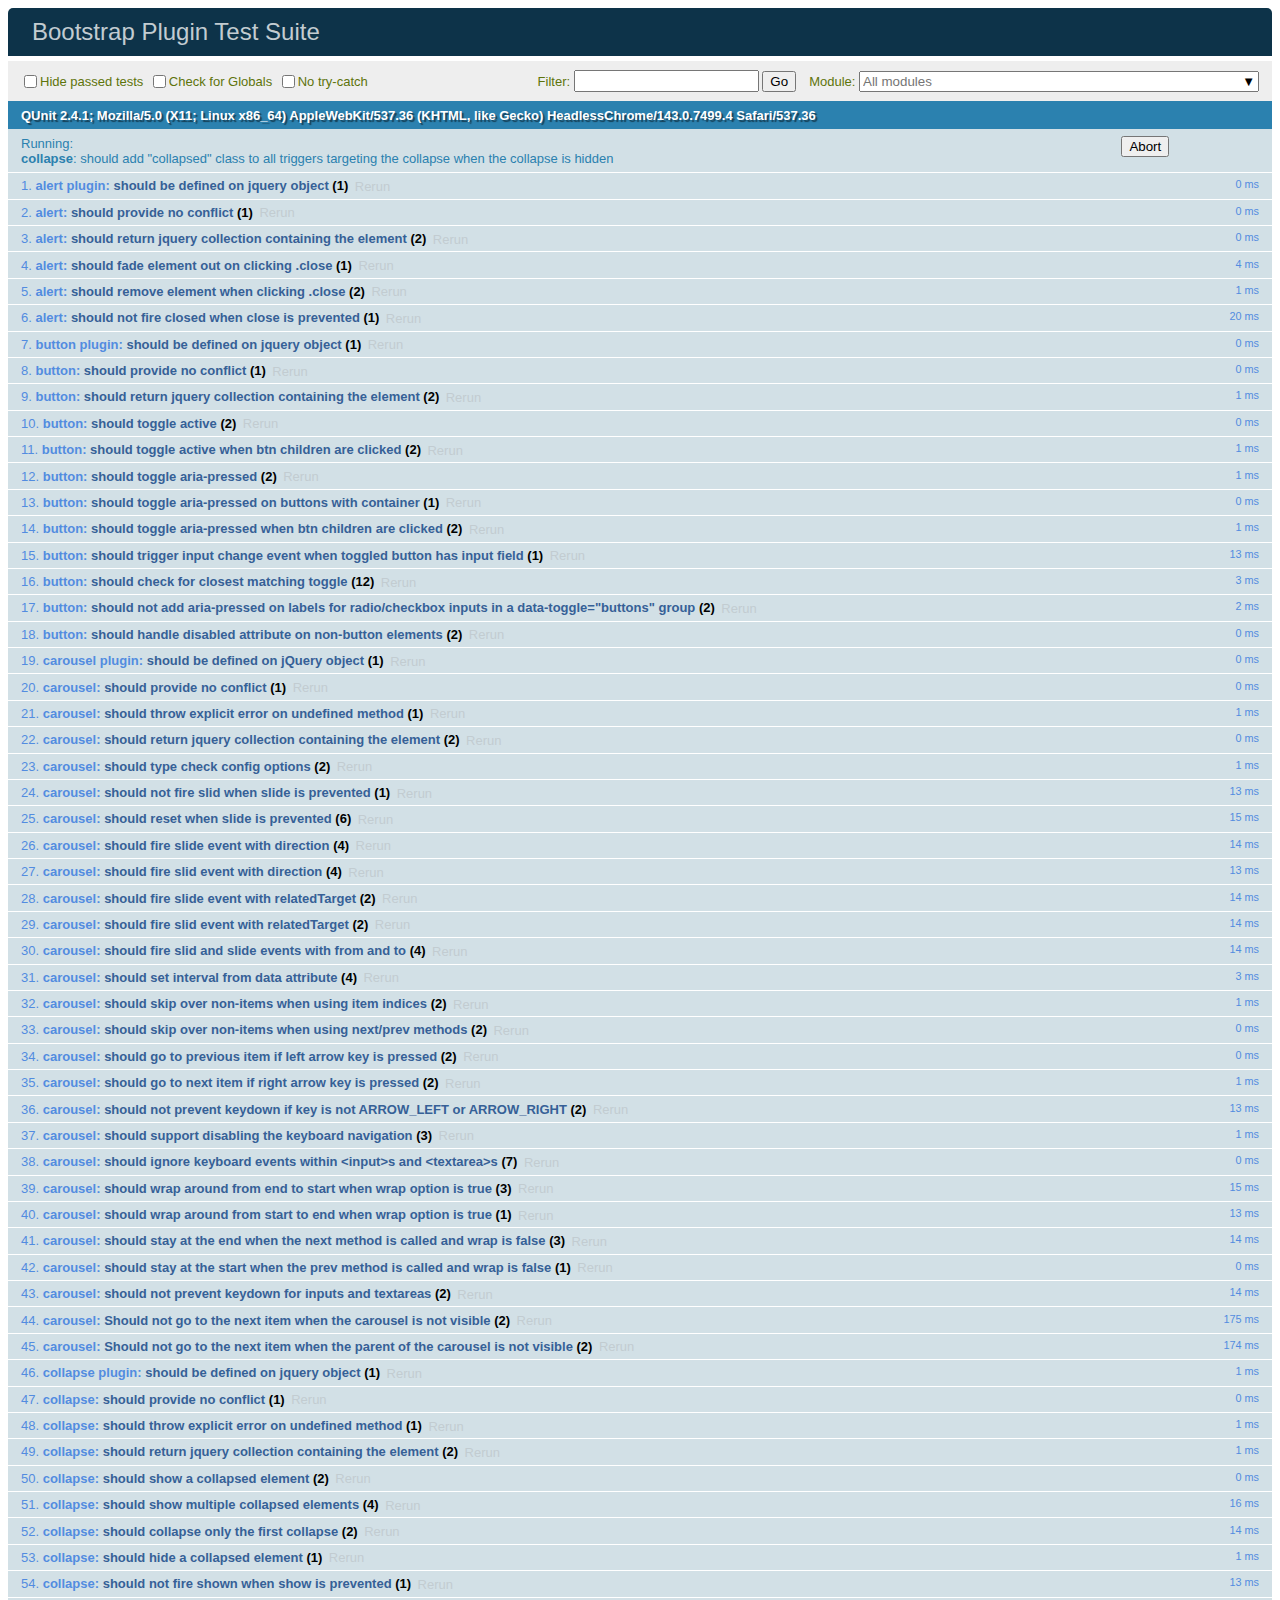
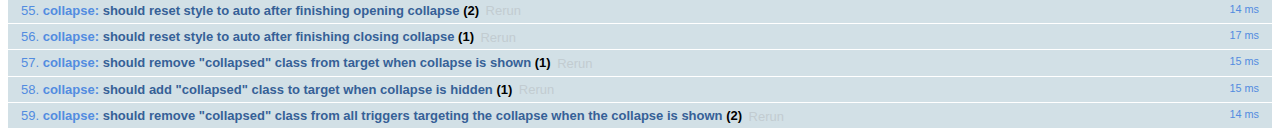
<file: bootstrap-4.0.0/js/tests/index.html>
<!doctype html>
<html lang="en">
  <head>
    <meta charset="utf-8">
    <meta name="viewport" content="width=device-width, initial-scale=1, shrink-to-fit=no">
    <title>Bootstrap Plugin Test Suite</title>

    <!-- jQuery -->
    <script>
      (function () {
        var path = '../../assets/js/vendor/jquery-slim.min.js'
        // get jquery param from the query string.
        var jQueryVersion = location.search.match(/[?&]jquery=(.*?)(?=&|$)/)

        // If a version was specified, use that version from our vendor folder
        if (jQueryVersion) {
          path = 'vendor/jquery-' + jQueryVersion[1] + '.min.js'
        }
        document.write('<script src="' + path + '"><\/script>')
      }())
    </script>
    <script src="../../assets/js/vendor/popper.min.js"></script>

    <!-- QUnit -->
    <link rel="stylesheet" href="vendor/qunit.css" media="screen">
    <script src="vendor/qunit.js"></script>

    <script>
      // Disable jQuery event aliases to ensure we don't accidentally use any of them
      [
        'blur',
        'focus',
        'focusin',
        'focusout',
        'resize',
        'scroll',
        'click',
        'dblclick',
        'mousedown',
        'mouseup',
        'mousemove',
        'mouseover',
        'mouseout',
        'mouseenter',
        'mouseleave',
        'change',
        'select',
        'submit',
        'keydown',
        'keypress',
        'keyup',
        'contextmenu'
      ].forEach(function(eventAlias) {
        $.fn[eventAlias] = function() {
          throw new Error('Using the ".' + eventAlias + '()" method is not allowed, so that Bootstrap can be compatible with custom jQuery builds which exclude the "event aliases" module that defines said method. See https://github.com/twbs/bootstrap/blob/master/CONTRIBUTING.md#js')
        }
      })

      // Require assert.expect in each test
      QUnit.config.requireExpects = true

      // See https://github.com/axemclion/grunt-saucelabs#test-result-details-with-qunit
      var log = []
      var testName

      QUnit.done(function(testResults) {
        var tests = []
        for (var i = 0; i < log.length; i++) {
          var details = log[i]
          tests.push({
            name: details.name,
            result: details.result,
            expected: details.expected,
            actual: details.actual,
            source: details.source
          })
        }
        testResults.tests = tests

        window.global_test_results = testResults
      })

      QUnit.testStart(function(testDetails) {
        QUnit.log(function(details) {
          if (!details.result) {
            details.name = testDetails.name
            log.push(details)
          }
        })
      })

      // Display fixture on-screen on iOS to avoid false positives
      // See https://github.com/twbs/bootstrap/pull/15955
      if (/iPhone|iPad|iPod/.test(navigator.userAgent)) {
        QUnit.begin(function() {
          $('#qunit-fixture').css({ top: 0, left: 0 })
        })

        QUnit.done(function() {
          $('#qunit-fixture').css({ top: '', left: '' })
        })
      }
    </script>

    <!-- Transpiled Plugins -->
    <script src="../dist/util.js"></script>
    <script src="../dist/alert.js"></script>
    <script src="../dist/button.js"></script>
    <script src="../dist/carousel.js"></script>
    <script src="../dist/collapse.js"></script>
    <script src="../dist/dropdown.js"></script>
    <script src="../dist/modal.js"></script>
    <script src="../dist/scrollspy.js"></script>
    <script src="../dist/tab.js"></script>
    <script src="../dist/tooltip.js"></script>
    <script src="../dist/popover.js"></script>

    <!-- Unit Tests -->
    <script src="unit/alert.js"></script>
    <script src="unit/button.js"></script>
    <script src="unit/carousel.js"></script>
    <script src="unit/collapse.js"></script>
    <script src="unit/dropdown.js"></script>
    <script src="unit/modal.js"></script>
    <script src="unit/scrollspy.js"></script>
    <script src="unit/tab.js"></script>
    <script src="unit/tooltip.js"></script>
    <script src="unit/popover.js"></script>
    <script src="unit/util.js"></script>
  </head>
  <body>
    <div id="qunit-container">
      <div id="qunit"></div>
      <div id="qunit-fixture"></div>
    </div>
  </body>
</html>
</file>
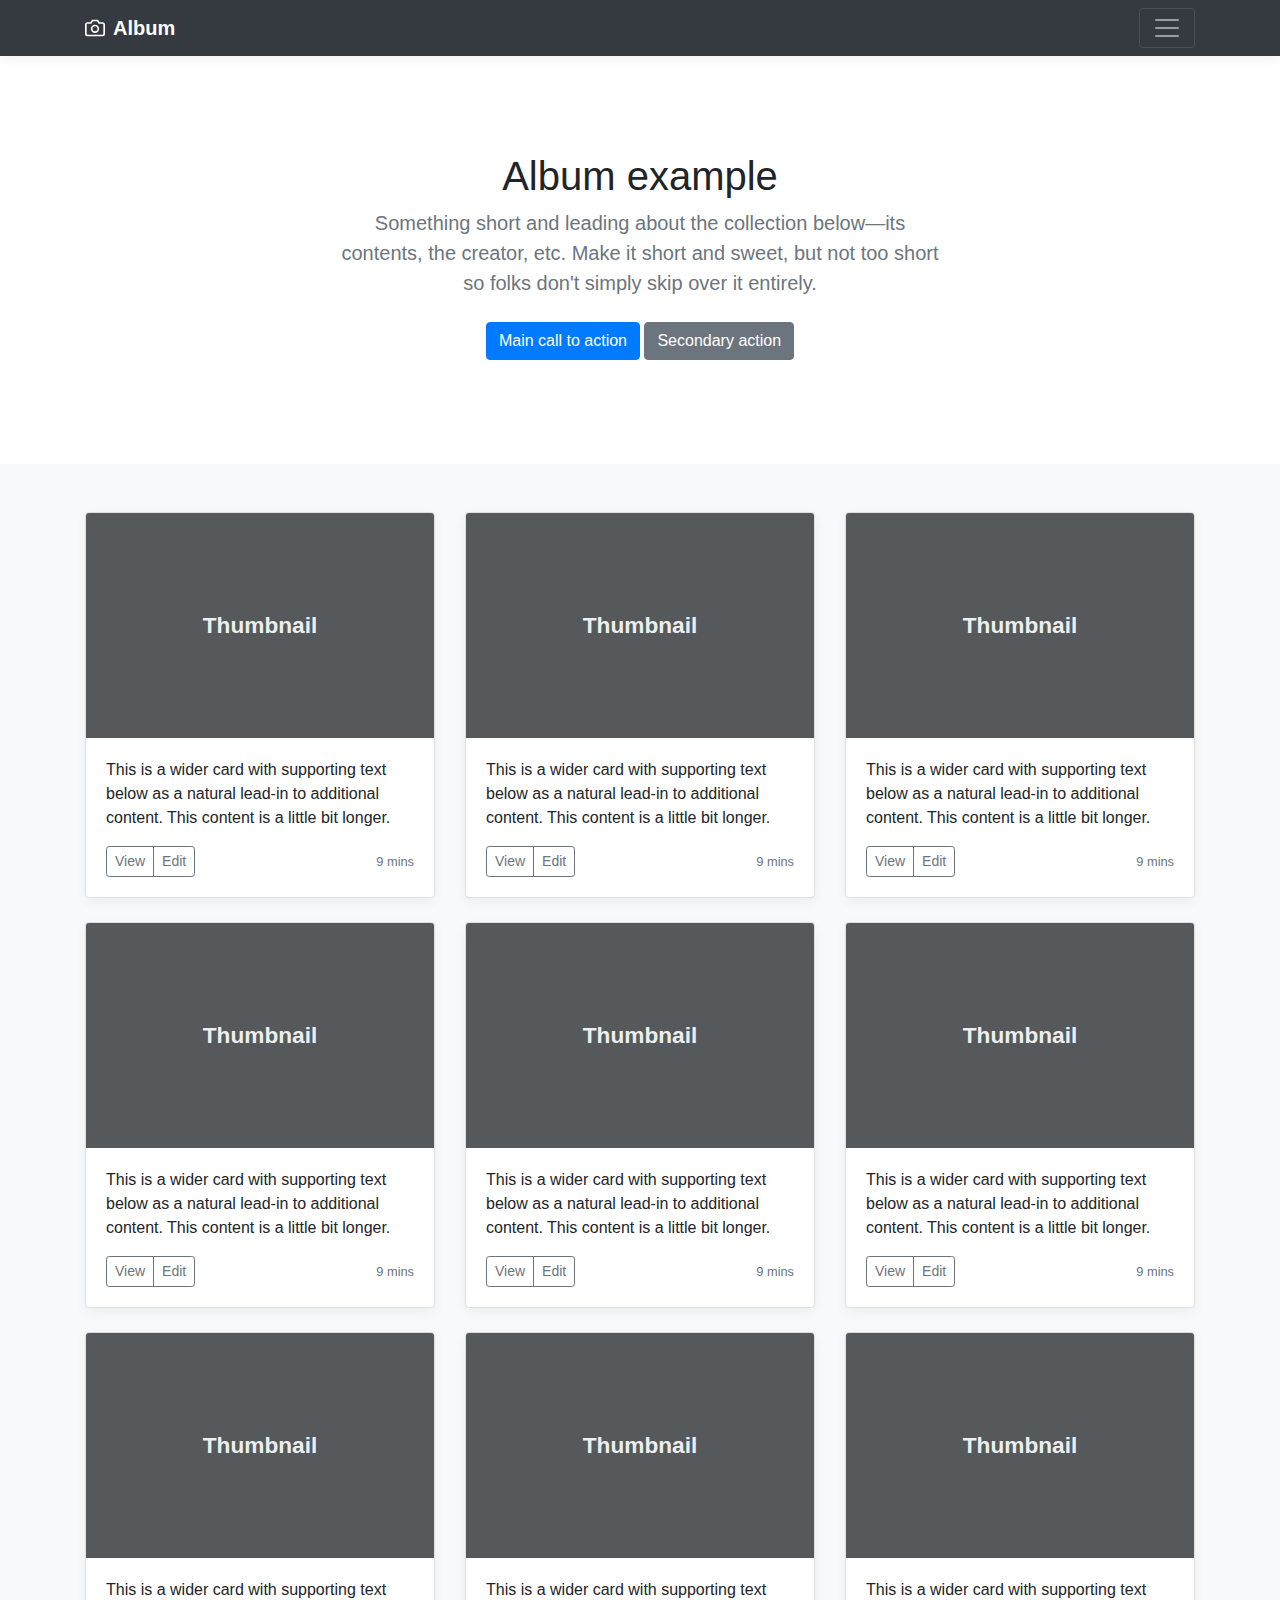
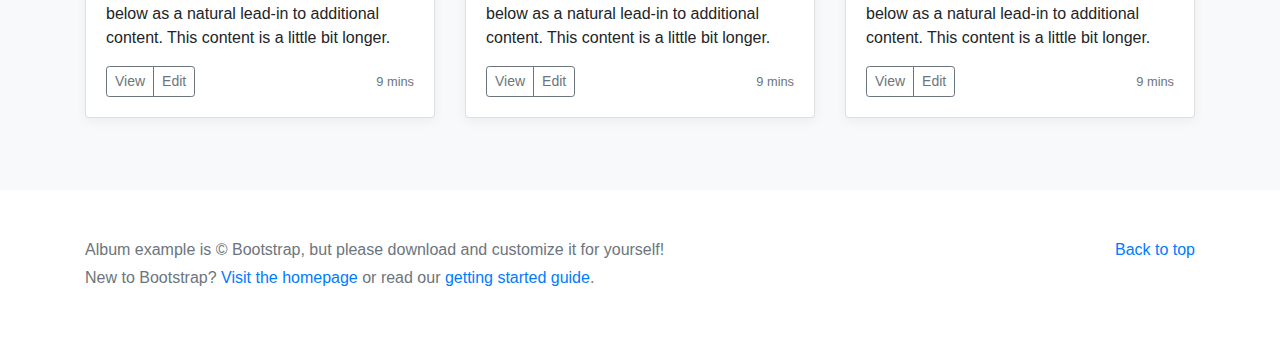
<file: bootstrap-4.0.0/docs/4.0/examples/album/index.html>
<!doctype html>
<html lang="en">
  <head>
    <meta charset="utf-8">
    <meta name="viewport" content="width=device-width, initial-scale=1, shrink-to-fit=no">
    <meta name="description" content="">
    <meta name="author" content="">
    <link rel="icon" href="../../../../favicon.ico">

    <title>Album example for Bootstrap</title>

    <!-- Bootstrap core CSS -->
    <link href="../../../../dist/css/bootstrap.min.css" rel="stylesheet">

    <!-- Custom styles for this template -->
    <link href="album.css" rel="stylesheet">
  </head>

  <body>

    <header>
      <div class="collapse bg-dark" id="navbarHeader">
        <div class="container">
          <div class="row">
            <div class="col-sm-8 col-md-7 py-4">
              <h4 class="text-white">About</h4>
              <p class="text-muted">Add some information about the album below, the author, or any other background context. Make it a few sentences long so folks can pick up some informative tidbits. Then, link them off to some social networking sites or contact information.</p>
            </div>
            <div class="col-sm-4 offset-md-1 py-4">
              <h4 class="text-white">Contact</h4>
              <ul class="list-unstyled">
                <li><a href="#" class="text-white">Follow on Twitter</a></li>
                <li><a href="#" class="text-white">Like on Facebook</a></li>
                <li><a href="#" class="text-white">Email me</a></li>
              </ul>
            </div>
          </div>
        </div>
      </div>
      <div class="navbar navbar-dark bg-dark box-shadow">
        <div class="container d-flex justify-content-between">
          <a href="#" class="navbar-brand d-flex align-items-center">
            <svg xmlns="http://www.w3.org/2000/svg" width="20" height="20" viewBox="0 0 24 24" fill="none" stroke="currentColor" stroke-width="2" stroke-linecap="round" stroke-linejoin="round" class="mr-2"><path d="M23 19a2 2 0 0 1-2 2H3a2 2 0 0 1-2-2V8a2 2 0 0 1 2-2h4l2-3h6l2 3h4a2 2 0 0 1 2 2z"></path><circle cx="12" cy="13" r="4"></circle></svg>
            <strong>Album</strong>
          </a>
          <button class="navbar-toggler" type="button" data-toggle="collapse" data-target="#navbarHeader" aria-controls="navbarHeader" aria-expanded="false" aria-label="Toggle navigation">
            <span class="navbar-toggler-icon"></span>
          </button>
        </div>
      </div>
    </header>

    <main role="main">

      <section class="jumbotron text-center">
        <div class="container">
          <h1 class="jumbotron-heading">Album example</h1>
          <p class="lead text-muted">Something short and leading about the collection below—its contents, the creator, etc. Make it short and sweet, but not too short so folks don't simply skip over it entirely.</p>
          <p>
            <a href="#" class="btn btn-primary my-2">Main call to action</a>
            <a href="#" class="btn btn-secondary my-2">Secondary action</a>
          </p>
        </div>
      </section>

      <div class="album py-5 bg-light">
        <div class="container">

          <div class="row">
            <div class="col-md-4">
              <div class="card mb-4 box-shadow">
                <img class="card-img-top" data-src="holder.js/100px225?theme=thumb&bg=55595c&fg=eceeef&text=Thumbnail" alt="Card image cap">
                <div class="card-body">
                  <p class="card-text">This is a wider card with supporting text below as a natural lead-in to additional content. This content is a little bit longer.</p>
                  <div class="d-flex justify-content-between align-items-center">
                    <div class="btn-group">
                      <button type="button" class="btn btn-sm btn-outline-secondary">View</button>
                      <button type="button" class="btn btn-sm btn-outline-secondary">Edit</button>
                    </div>
                    <small class="text-muted">9 mins</small>
                  </div>
                </div>
              </div>
            </div>
            <div class="col-md-4">
              <div class="card mb-4 box-shadow">
                <img class="card-img-top" data-src="holder.js/100px225?theme=thumb&bg=55595c&fg=eceeef&text=Thumbnail" alt="Card image cap">
                <div class="card-body">
                  <p class="card-text">This is a wider card with supporting text below as a natural lead-in to additional content. This content is a little bit longer.</p>
                  <div class="d-flex justify-content-between align-items-center">
                    <div class="btn-group">
                      <button type="button" class="btn btn-sm btn-outline-secondary">View</button>
                      <button type="button" class="btn btn-sm btn-outline-secondary">Edit</button>
                    </div>
                    <small class="text-muted">9 mins</small>
                  </div>
                </div>
              </div>
            </div>
            <div class="col-md-4">
              <div class="card mb-4 box-shadow">
                <img class="card-img-top" data-src="holder.js/100px225?theme=thumb&bg=55595c&fg=eceeef&text=Thumbnail" alt="Card image cap">
                <div class="card-body">
                  <p class="card-text">This is a wider card with supporting text below as a natural lead-in to additional content. This content is a little bit longer.</p>
                  <div class="d-flex justify-content-between align-items-center">
                    <div class="btn-group">
                      <button type="button" class="btn btn-sm btn-outline-secondary">View</button>
                      <button type="button" class="btn btn-sm btn-outline-secondary">Edit</button>
                    </div>
                    <small class="text-muted">9 mins</small>
                  </div>
                </div>
              </div>
            </div>

            <div class="col-md-4">
              <div class="card mb-4 box-shadow">
                <img class="card-img-top" data-src="holder.js/100px225?theme=thumb&bg=55595c&fg=eceeef&text=Thumbnail" alt="Card image cap">
                <div class="card-body">
                  <p class="card-text">This is a wider card with supporting text below as a natural lead-in to additional content. This content is a little bit longer.</p>
                  <div class="d-flex justify-content-between align-items-center">
                    <div class="btn-group">
                      <button type="button" class="btn btn-sm btn-outline-secondary">View</button>
                      <button type="button" class="btn btn-sm btn-outline-secondary">Edit</button>
                    </div>
                    <small class="text-muted">9 mins</small>
                  </div>
                </div>
              </div>
            </div>
            <div class="col-md-4">
              <div class="card mb-4 box-shadow">
                <img class="card-img-top" data-src="holder.js/100px225?theme=thumb&bg=55595c&fg=eceeef&text=Thumbnail" alt="Card image cap">
                <div class="card-body">
                  <p class="card-text">This is a wider card with supporting text below as a natural lead-in to additional content. This content is a little bit longer.</p>
                  <div class="d-flex justify-content-between align-items-center">
                    <div class="btn-group">
                      <button type="button" class="btn btn-sm btn-outline-secondary">View</button>
                      <button type="button" class="btn btn-sm btn-outline-secondary">Edit</button>
                    </div>
                    <small class="text-muted">9 mins</small>
                  </div>
                </div>
              </div>
            </div>
            <div class="col-md-4">
              <div class="card mb-4 box-shadow">
                <img class="card-img-top" data-src="holder.js/100px225?theme=thumb&bg=55595c&fg=eceeef&text=Thumbnail" alt="Card image cap">
                <div class="card-body">
                  <p class="card-text">This is a wider card with supporting text below as a natural lead-in to additional content. This content is a little bit longer.</p>
                  <div class="d-flex justify-content-between align-items-center">
                    <div class="btn-group">
                      <button type="button" class="btn btn-sm btn-outline-secondary">View</button>
                      <button type="button" class="btn btn-sm btn-outline-secondary">Edit</button>
                    </div>
                    <small class="text-muted">9 mins</small>
                  </div>
                </div>
              </div>
            </div>

            <div class="col-md-4">
              <div class="card mb-4 box-shadow">
                <img class="card-img-top" data-src="holder.js/100px225?theme=thumb&bg=55595c&fg=eceeef&text=Thumbnail" alt="Card image cap">
                <div class="card-body">
                  <p class="card-text">This is a wider card with supporting text below as a natural lead-in to additional content. This content is a little bit longer.</p>
                  <div class="d-flex justify-content-between align-items-center">
                    <div class="btn-group">
                      <button type="button" class="btn btn-sm btn-outline-secondary">View</button>
                      <button type="button" class="btn btn-sm btn-outline-secondary">Edit</button>
                    </div>
                    <small class="text-muted">9 mins</small>
                  </div>
                </div>
              </div>
            </div>
            <div class="col-md-4">
              <div class="card mb-4 box-shadow">
                <img class="card-img-top" data-src="holder.js/100px225?theme=thumb&bg=55595c&fg=eceeef&text=Thumbnail" alt="Card image cap">
                <div class="card-body">
                  <p class="card-text">This is a wider card with supporting text below as a natural lead-in to additional content. This content is a little bit longer.</p>
                  <div class="d-flex justify-content-between align-items-center">
                    <div class="btn-group">
                      <button type="button" class="btn btn-sm btn-outline-secondary">View</button>
                      <button type="button" class="btn btn-sm btn-outline-secondary">Edit</button>
                    </div>
                    <small class="text-muted">9 mins</small>
                  </div>
                </div>
              </div>
            </div>
            <div class="col-md-4">
              <div class="card mb-4 box-shadow">
                <img class="card-img-top" data-src="holder.js/100px225?theme=thumb&bg=55595c&fg=eceeef&text=Thumbnail" alt="Card image cap">
                <div class="card-body">
                  <p class="card-text">This is a wider card with supporting text below as a natural lead-in to additional content. This content is a little bit longer.</p>
                  <div class="d-flex justify-content-between align-items-center">
                    <div class="btn-group">
                      <button type="button" class="btn btn-sm btn-outline-secondary">View</button>
                      <button type="button" class="btn btn-sm btn-outline-secondary">Edit</button>
                    </div>
                    <small class="text-muted">9 mins</small>
                  </div>
                </div>
              </div>
            </div>
          </div>
        </div>
      </div>

    </main>

    <footer class="text-muted">
      <div class="container">
        <p class="float-right">
          <a href="#">Back to top</a>
        </p>
        <p>Album example is &copy; Bootstrap, but please download and customize it for yourself!</p>
        <p>New to Bootstrap? <a href="../../">Visit the homepage</a> or read our <a href="../../getting-started/">getting started guide</a>.</p>
      </div>
    </footer>

    <!-- Bootstrap core JavaScript
    ================================================== -->
    <!-- Placed at the end of the document so the pages load faster -->
    <script src="https://code.jquery.com/jquery-3.2.1.slim.min.js" integrity="sha384-KJ3o2DKtIkvYIK3UENzmM7KCkRr/rE9/Qpg6aAZGJwFDMVNA/GpGFF93hXpG5KkN" crossorigin="anonymous"></script>
    <script>window.jQuery || document.write('<script src="../../../../assets/js/vendor/jquery-slim.min.js"><\/script>')</script>
    <script src="../../../../assets/js/vendor/popper.min.js"></script>
    <script src="../../../../dist/js/bootstrap.min.js"></script>
    <script src="../../../../assets/js/vendor/holder.min.js"></script>
  </body>
</html>
</file>
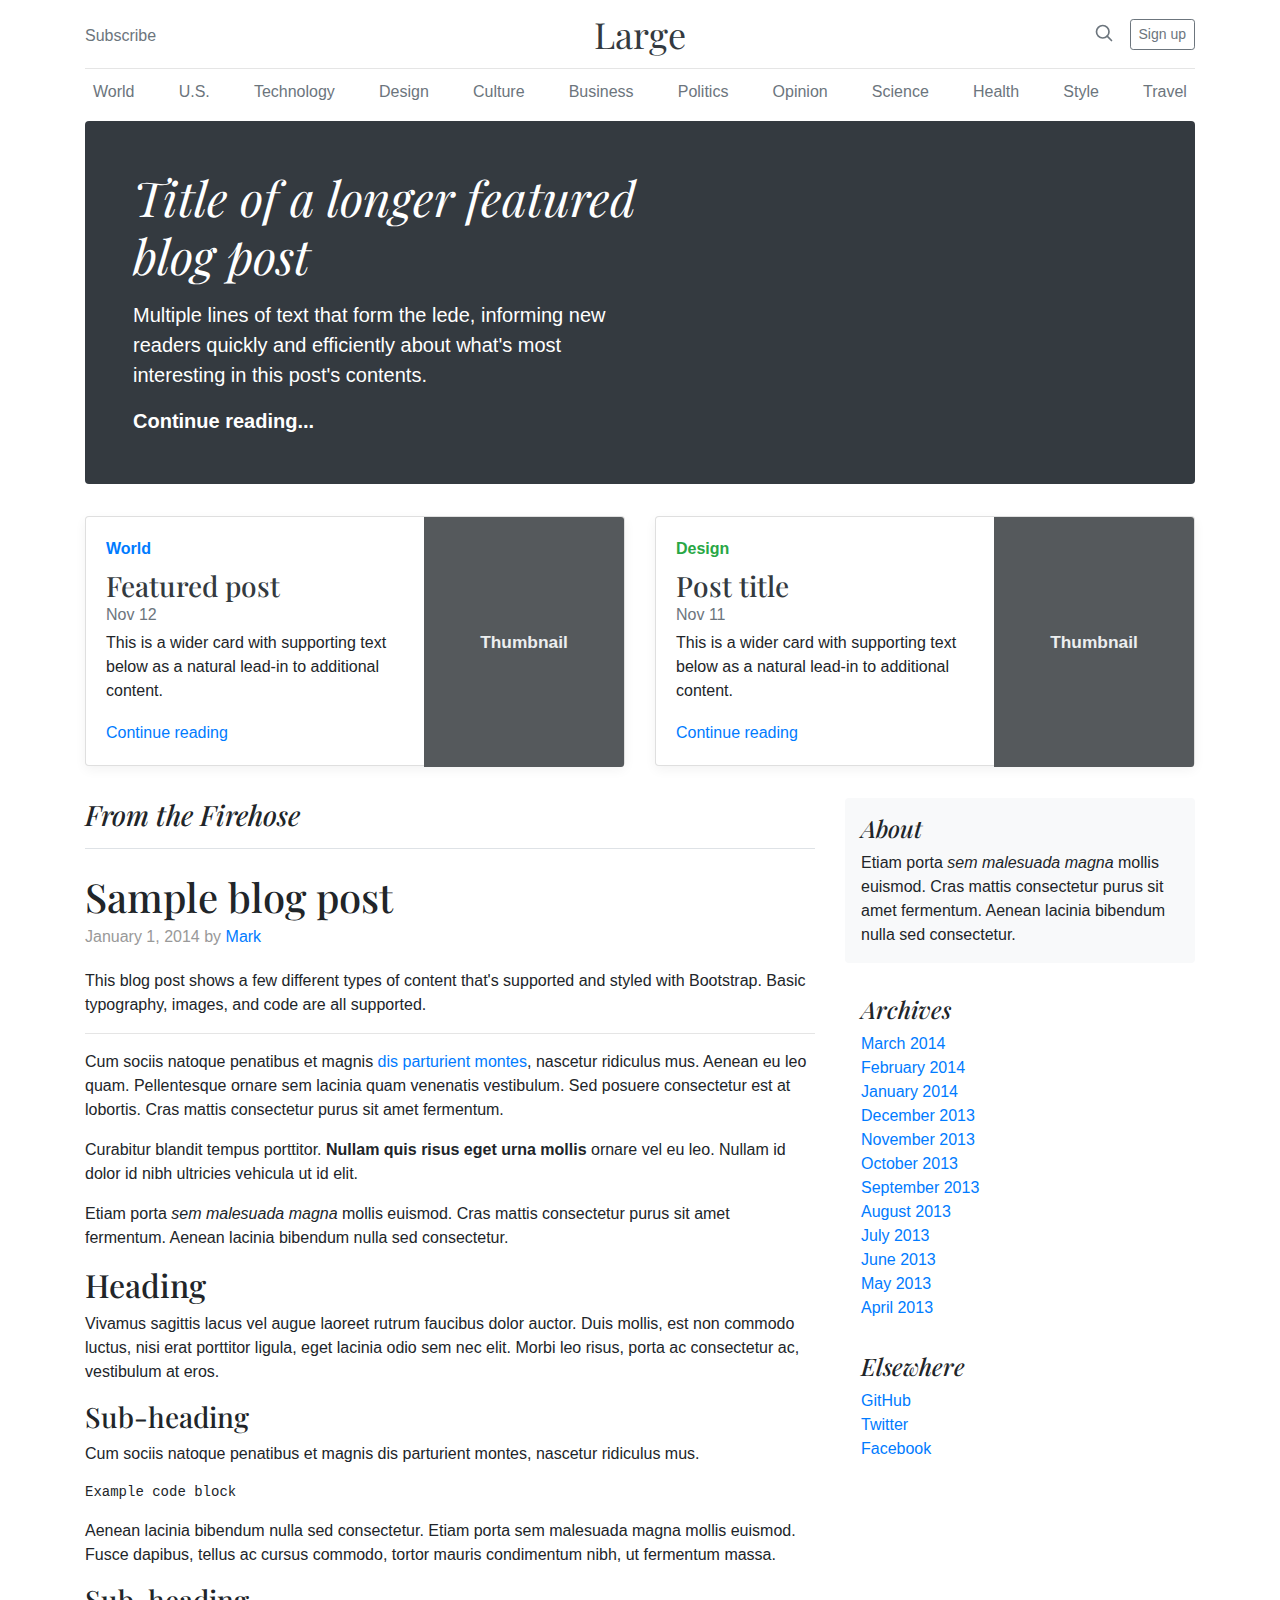
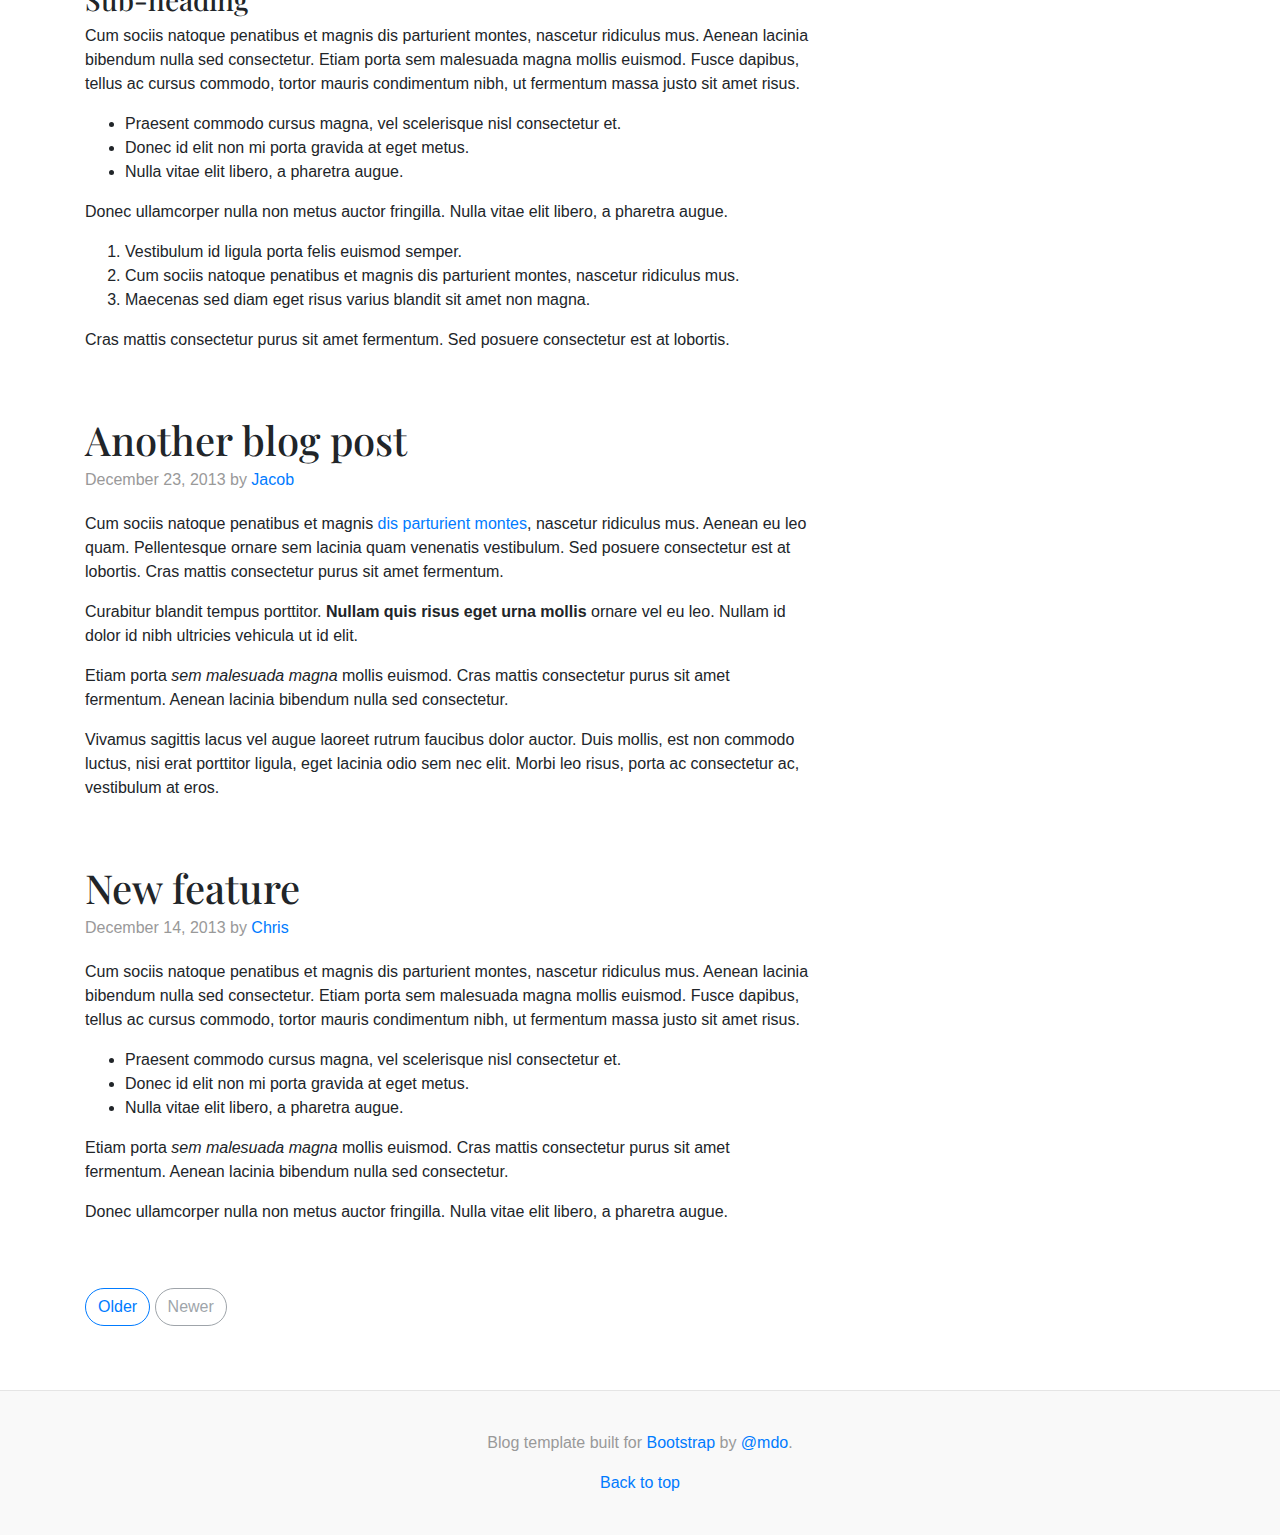
<file: bootstrap-4.0.0/docs/4.0/examples/blog/index.html>
<!doctype html>
<html lang="en">
  <head>
    <meta charset="utf-8">
    <meta name="viewport" content="width=device-width, initial-scale=1, shrink-to-fit=no">
    <meta name="description" content="">
    <meta name="author" content="">
    <link rel="icon" href="../../../../favicon.ico">

    <title>Blog Template for Bootstrap</title>

    <!-- Bootstrap core CSS -->
    <link href="../../../../dist/css/bootstrap.min.css" rel="stylesheet">

    <!-- Custom styles for this template -->
    <link href="https://fonts.googleapis.com/css?family=Playfair+Display:700,900" rel="stylesheet">
    <link href="blog.css" rel="stylesheet">
  </head>

  <body>

    <div class="container">
      <header class="blog-header py-3">
        <div class="row flex-nowrap justify-content-between align-items-center">
          <div class="col-4 pt-1">
            <a class="text-muted" href="#">Subscribe</a>
          </div>
          <div class="col-4 text-center">
            <a class="blog-header-logo text-dark" href="#">Large</a>
          </div>
          <div class="col-4 d-flex justify-content-end align-items-center">
            <a class="text-muted" href="#">
              <svg xmlns="http://www.w3.org/2000/svg" width="20" height="20" viewBox="0 0 24 24" fill="none" stroke="currentColor" stroke-width="2" stroke-linecap="round" stroke-linejoin="round" class="mx-3"><circle cx="10.5" cy="10.5" r="7.5"></circle><line x1="21" y1="21" x2="15.8" y2="15.8"></line></svg>
            </a>
            <a class="btn btn-sm btn-outline-secondary" href="#">Sign up</a>
          </div>
        </div>
      </header>

      <div class="nav-scroller py-1 mb-2">
        <nav class="nav d-flex justify-content-between">
          <a class="p-2 text-muted" href="#">World</a>
          <a class="p-2 text-muted" href="#">U.S.</a>
          <a class="p-2 text-muted" href="#">Technology</a>
          <a class="p-2 text-muted" href="#">Design</a>
          <a class="p-2 text-muted" href="#">Culture</a>
          <a class="p-2 text-muted" href="#">Business</a>
          <a class="p-2 text-muted" href="#">Politics</a>
          <a class="p-2 text-muted" href="#">Opinion</a>
          <a class="p-2 text-muted" href="#">Science</a>
          <a class="p-2 text-muted" href="#">Health</a>
          <a class="p-2 text-muted" href="#">Style</a>
          <a class="p-2 text-muted" href="#">Travel</a>
        </nav>
      </div>

      <div class="jumbotron p-3 p-md-5 text-white rounded bg-dark">
        <div class="col-md-6 px-0">
          <h1 class="display-4 font-italic">Title of a longer featured blog post</h1>
          <p class="lead my-3">Multiple lines of text that form the lede, informing new readers quickly and efficiently about what's most interesting in this post's contents.</p>
          <p class="lead mb-0"><a href="#" class="text-white font-weight-bold">Continue reading...</a></p>
        </div>
      </div>

      <div class="row mb-2">
        <div class="col-md-6">
          <div class="card flex-md-row mb-4 box-shadow h-md-250">
            <div class="card-body d-flex flex-column align-items-start">
              <strong class="d-inline-block mb-2 text-primary">World</strong>
              <h3 class="mb-0">
                <a class="text-dark" href="#">Featured post</a>
              </h3>
              <div class="mb-1 text-muted">Nov 12</div>
              <p class="card-text mb-auto">This is a wider card with supporting text below as a natural lead-in to additional content.</p>
              <a href="#">Continue reading</a>
            </div>
            <img class="card-img-right flex-auto d-none d-md-block" data-src="holder.js/200x250?theme=thumb" alt="Card image cap">
          </div>
        </div>
        <div class="col-md-6">
          <div class="card flex-md-row mb-4 box-shadow h-md-250">
            <div class="card-body d-flex flex-column align-items-start">
              <strong class="d-inline-block mb-2 text-success">Design</strong>
              <h3 class="mb-0">
                <a class="text-dark" href="#">Post title</a>
              </h3>
              <div class="mb-1 text-muted">Nov 11</div>
              <p class="card-text mb-auto">This is a wider card with supporting text below as a natural lead-in to additional content.</p>
              <a href="#">Continue reading</a>
            </div>
            <img class="card-img-right flex-auto d-none d-md-block" data-src="holder.js/200x250?theme=thumb" alt="Card image cap">
          </div>
        </div>
      </div>
    </div>

    <main role="main" class="container">
      <div class="row">
        <div class="col-md-8 blog-main">
          <h3 class="pb-3 mb-4 font-italic border-bottom">
            From the Firehose
          </h3>

          <div class="blog-post">
            <h2 class="blog-post-title">Sample blog post</h2>
            <p class="blog-post-meta">January 1, 2014 by <a href="#">Mark</a></p>

            <p>This blog post shows a few different types of content that's supported and styled with Bootstrap. Basic typography, images, and code are all supported.</p>
            <hr>
            <p>Cum sociis natoque penatibus et magnis <a href="#">dis parturient montes</a>, nascetur ridiculus mus. Aenean eu leo quam. Pellentesque ornare sem lacinia quam venenatis vestibulum. Sed posuere consectetur est at lobortis. Cras mattis consectetur purus sit amet fermentum.</p>
            <blockquote>
              <p>Curabitur blandit tempus porttitor. <strong>Nullam quis risus eget urna mollis</strong> ornare vel eu leo. Nullam id dolor id nibh ultricies vehicula ut id elit.</p>
            </blockquote>
            <p>Etiam porta <em>sem malesuada magna</em> mollis euismod. Cras mattis consectetur purus sit amet fermentum. Aenean lacinia bibendum nulla sed consectetur.</p>
            <h2>Heading</h2>
            <p>Vivamus sagittis lacus vel augue laoreet rutrum faucibus dolor auctor. Duis mollis, est non commodo luctus, nisi erat porttitor ligula, eget lacinia odio sem nec elit. Morbi leo risus, porta ac consectetur ac, vestibulum at eros.</p>
            <h3>Sub-heading</h3>
            <p>Cum sociis natoque penatibus et magnis dis parturient montes, nascetur ridiculus mus.</p>
            <pre><code>Example code block</code></pre>
            <p>Aenean lacinia bibendum nulla sed consectetur. Etiam porta sem malesuada magna mollis euismod. Fusce dapibus, tellus ac cursus commodo, tortor mauris condimentum nibh, ut fermentum massa.</p>
            <h3>Sub-heading</h3>
            <p>Cum sociis natoque penatibus et magnis dis parturient montes, nascetur ridiculus mus. Aenean lacinia bibendum nulla sed consectetur. Etiam porta sem malesuada magna mollis euismod. Fusce dapibus, tellus ac cursus commodo, tortor mauris condimentum nibh, ut fermentum massa justo sit amet risus.</p>
            <ul>
              <li>Praesent commodo cursus magna, vel scelerisque nisl consectetur et.</li>
              <li>Donec id elit non mi porta gravida at eget metus.</li>
              <li>Nulla vitae elit libero, a pharetra augue.</li>
            </ul>
            <p>Donec ullamcorper nulla non metus auctor fringilla. Nulla vitae elit libero, a pharetra augue.</p>
            <ol>
              <li>Vestibulum id ligula porta felis euismod semper.</li>
              <li>Cum sociis natoque penatibus et magnis dis parturient montes, nascetur ridiculus mus.</li>
              <li>Maecenas sed diam eget risus varius blandit sit amet non magna.</li>
            </ol>
            <p>Cras mattis consectetur purus sit amet fermentum. Sed posuere consectetur est at lobortis.</p>
          </div><!-- /.blog-post -->

          <div class="blog-post">
            <h2 class="blog-post-title">Another blog post</h2>
            <p class="blog-post-meta">December 23, 2013 by <a href="#">Jacob</a></p>

            <p>Cum sociis natoque penatibus et magnis <a href="#">dis parturient montes</a>, nascetur ridiculus mus. Aenean eu leo quam. Pellentesque ornare sem lacinia quam venenatis vestibulum. Sed posuere consectetur est at lobortis. Cras mattis consectetur purus sit amet fermentum.</p>
            <blockquote>
              <p>Curabitur blandit tempus porttitor. <strong>Nullam quis risus eget urna mollis</strong> ornare vel eu leo. Nullam id dolor id nibh ultricies vehicula ut id elit.</p>
            </blockquote>
            <p>Etiam porta <em>sem malesuada magna</em> mollis euismod. Cras mattis consectetur purus sit amet fermentum. Aenean lacinia bibendum nulla sed consectetur.</p>
            <p>Vivamus sagittis lacus vel augue laoreet rutrum faucibus dolor auctor. Duis mollis, est non commodo luctus, nisi erat porttitor ligula, eget lacinia odio sem nec elit. Morbi leo risus, porta ac consectetur ac, vestibulum at eros.</p>
          </div><!-- /.blog-post -->

          <div class="blog-post">
            <h2 class="blog-post-title">New feature</h2>
            <p class="blog-post-meta">December 14, 2013 by <a href="#">Chris</a></p>

            <p>Cum sociis natoque penatibus et magnis dis parturient montes, nascetur ridiculus mus. Aenean lacinia bibendum nulla sed consectetur. Etiam porta sem malesuada magna mollis euismod. Fusce dapibus, tellus ac cursus commodo, tortor mauris condimentum nibh, ut fermentum massa justo sit amet risus.</p>
            <ul>
              <li>Praesent commodo cursus magna, vel scelerisque nisl consectetur et.</li>
              <li>Donec id elit non mi porta gravida at eget metus.</li>
              <li>Nulla vitae elit libero, a pharetra augue.</li>
            </ul>
            <p>Etiam porta <em>sem malesuada magna</em> mollis euismod. Cras mattis consectetur purus sit amet fermentum. Aenean lacinia bibendum nulla sed consectetur.</p>
            <p>Donec ullamcorper nulla non metus auctor fringilla. Nulla vitae elit libero, a pharetra augue.</p>
          </div><!-- /.blog-post -->

          <nav class="blog-pagination">
            <a class="btn btn-outline-primary" href="#">Older</a>
            <a class="btn btn-outline-secondary disabled" href="#">Newer</a>
          </nav>

        </div><!-- /.blog-main -->

        <aside class="col-md-4 blog-sidebar">
          <div class="p-3 mb-3 bg-light rounded">
            <h4 class="font-italic">About</h4>
            <p class="mb-0">Etiam porta <em>sem malesuada magna</em> mollis euismod. Cras mattis consectetur purus sit amet fermentum. Aenean lacinia bibendum nulla sed consectetur.</p>
          </div>

          <div class="p-3">
            <h4 class="font-italic">Archives</h4>
            <ol class="list-unstyled mb-0">
              <li><a href="#">March 2014</a></li>
              <li><a href="#">February 2014</a></li>
              <li><a href="#">January 2014</a></li>
              <li><a href="#">December 2013</a></li>
              <li><a href="#">November 2013</a></li>
              <li><a href="#">October 2013</a></li>
              <li><a href="#">September 2013</a></li>
              <li><a href="#">August 2013</a></li>
              <li><a href="#">July 2013</a></li>
              <li><a href="#">June 2013</a></li>
              <li><a href="#">May 2013</a></li>
              <li><a href="#">April 2013</a></li>
            </ol>
          </div>

          <div class="p-3">
            <h4 class="font-italic">Elsewhere</h4>
            <ol class="list-unstyled">
              <li><a href="#">GitHub</a></li>
              <li><a href="#">Twitter</a></li>
              <li><a href="#">Facebook</a></li>
            </ol>
          </div>
        </aside><!-- /.blog-sidebar -->

      </div><!-- /.row -->

    </main><!-- /.container -->

    <footer class="blog-footer">
      <p>Blog template built for <a href="https://getbootstrap.com/">Bootstrap</a> by <a href="https://twitter.com/mdo">@mdo</a>.</p>
      <p>
        <a href="#">Back to top</a>
      </p>
    </footer>

    <!-- Bootstrap core JavaScript
    ================================================== -->
    <!-- Placed at the end of the document so the pages load faster -->
    <script src="https://code.jquery.com/jquery-3.2.1.slim.min.js" integrity="sha384-KJ3o2DKtIkvYIK3UENzmM7KCkRr/rE9/Qpg6aAZGJwFDMVNA/GpGFF93hXpG5KkN" crossorigin="anonymous"></script>
    <script>window.jQuery || document.write('<script src="../../../../assets/js/vendor/jquery-slim.min.js"><\/script>')</script>
    <script src="../../../../assets/js/vendor/popper.min.js"></script>
    <script src="../../../../dist/js/bootstrap.min.js"></script>
    <script src="../../../../assets/js/vendor/holder.min.js"></script>
    <script>
      Holder.addTheme('thumb', {
        bg: '#55595c',
        fg: '#eceeef',
        text: 'Thumbnail'
      });
    </script>
  </body>
</html>
</file>
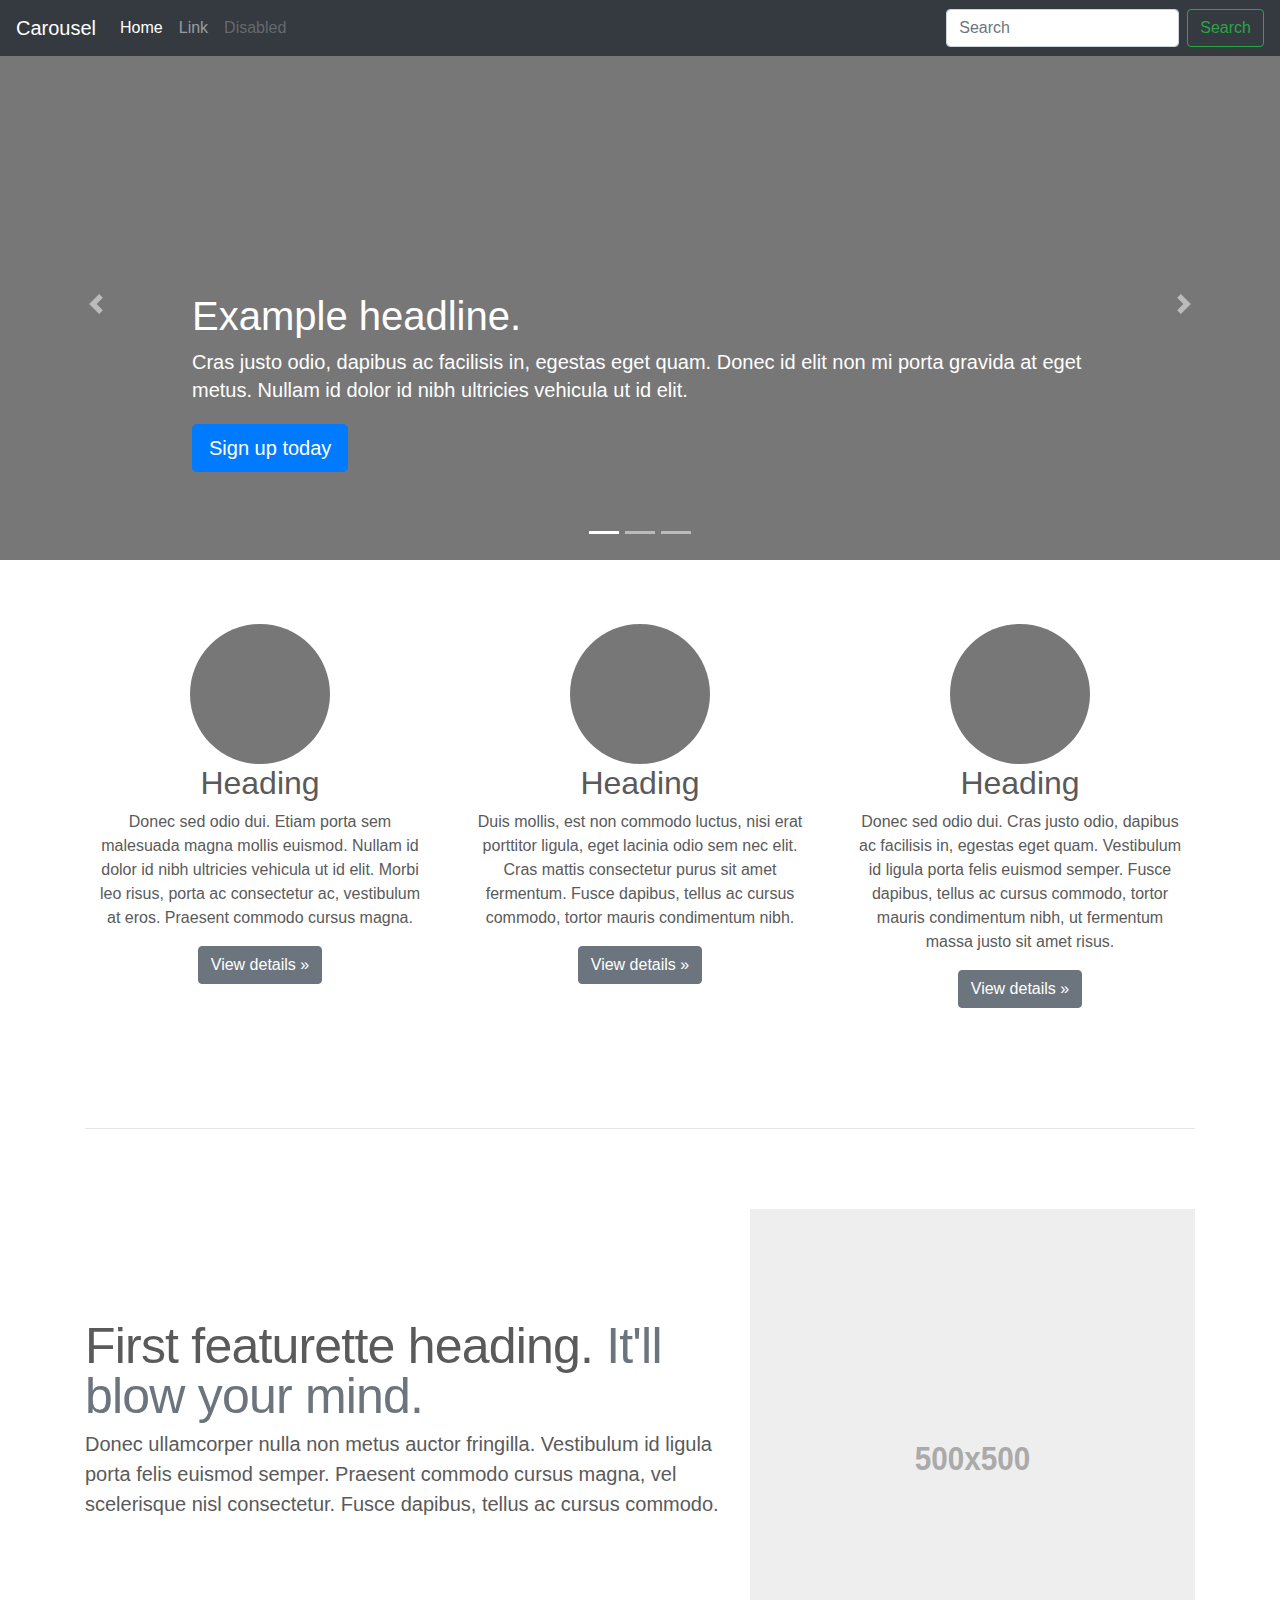
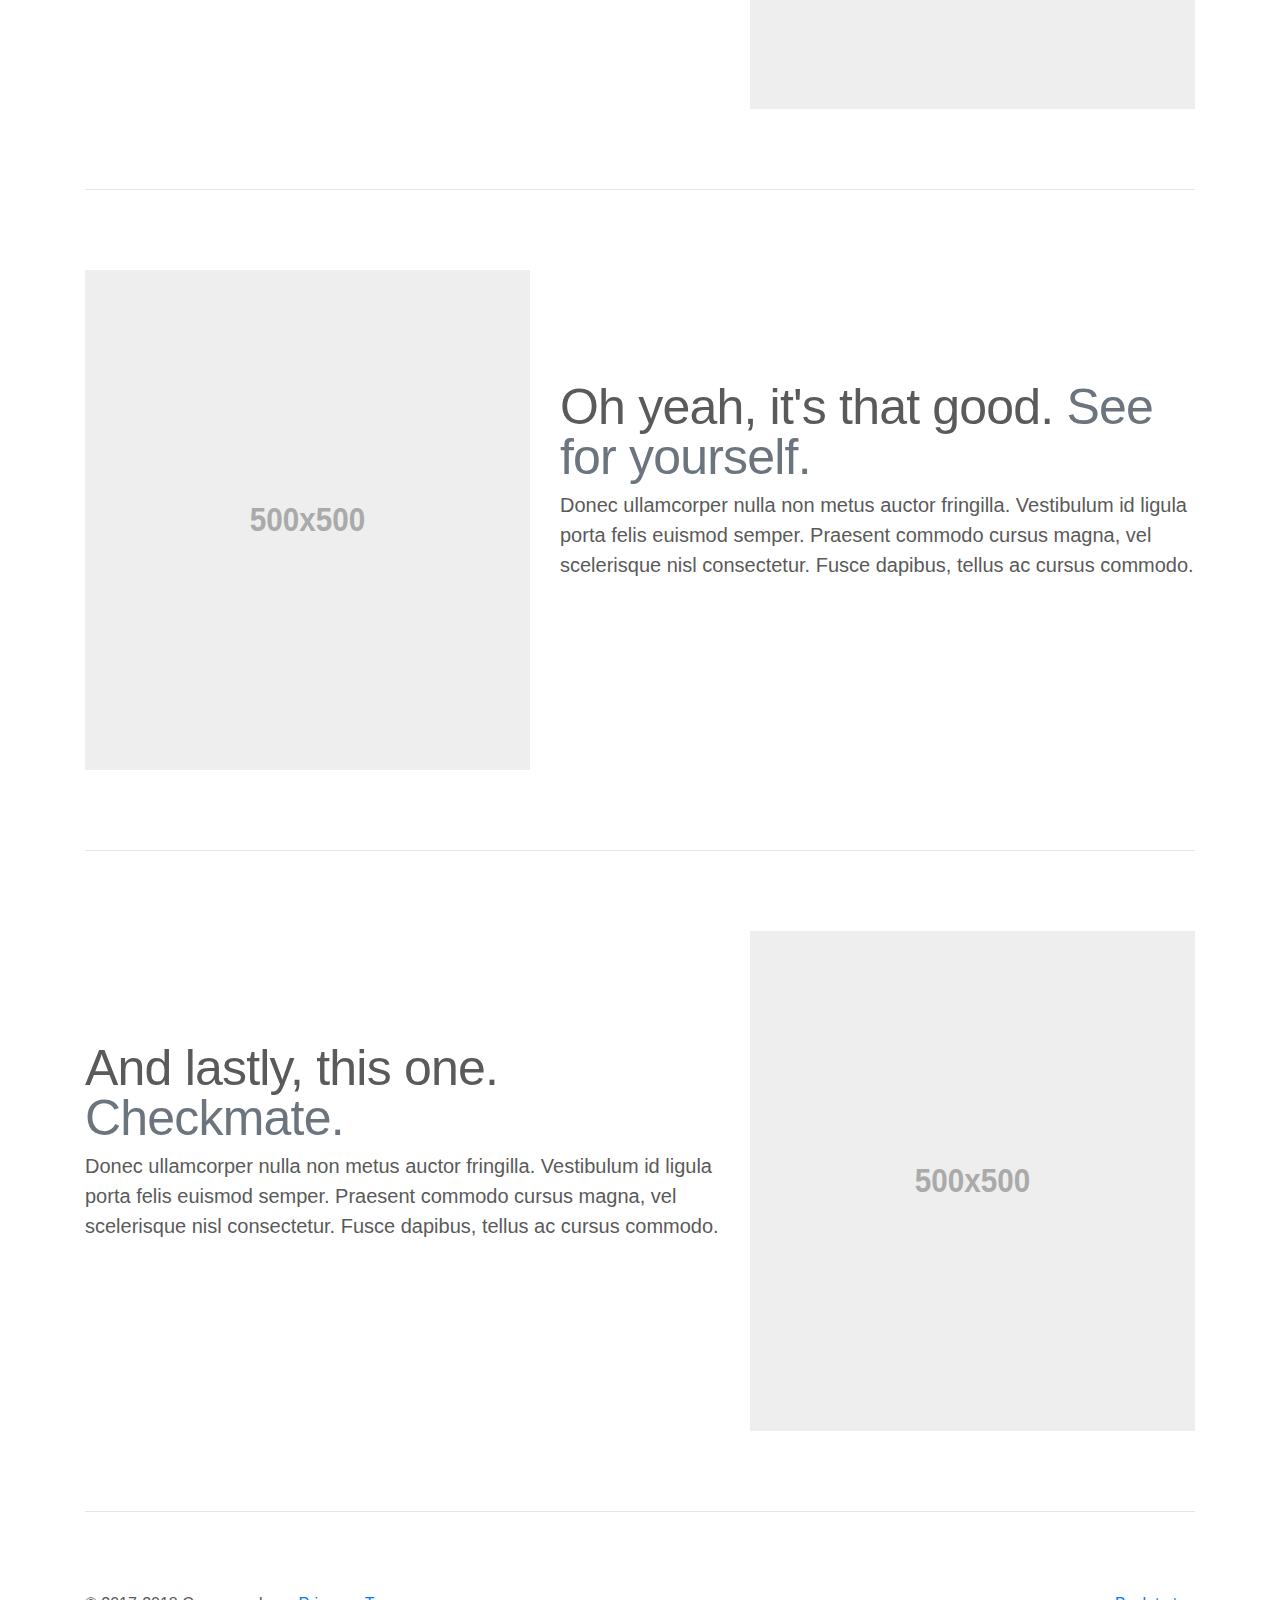
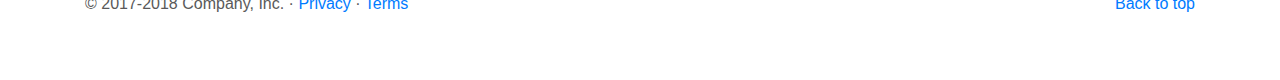
<file: bootstrap-4.0.0/docs/4.0/examples/carousel/index.html>
<!doctype html>
<html lang="en">
  <head>
    <meta charset="utf-8">
    <meta name="viewport" content="width=device-width, initial-scale=1, shrink-to-fit=no">
    <meta name="description" content="">
    <meta name="author" content="">
    <link rel="icon" href="../../../../favicon.ico">

    <title>Carousel Template for Bootstrap</title>

    <!-- Bootstrap core CSS -->
    <link href="../../../../dist/css/bootstrap.min.css" rel="stylesheet">

    <!-- Custom styles for this template -->
    <link href="carousel.css" rel="stylesheet">
  </head>
  <body>

    <header>
      <nav class="navbar navbar-expand-md navbar-dark fixed-top bg-dark">
        <a class="navbar-brand" href="#">Carousel</a>
        <button class="navbar-toggler" type="button" data-toggle="collapse" data-target="#navbarCollapse" aria-controls="navbarCollapse" aria-expanded="false" aria-label="Toggle navigation">
          <span class="navbar-toggler-icon"></span>
        </button>
        <div class="collapse navbar-collapse" id="navbarCollapse">
          <ul class="navbar-nav mr-auto">
            <li class="nav-item active">
              <a class="nav-link" href="#">Home <span class="sr-only">(current)</span></a>
            </li>
            <li class="nav-item">
              <a class="nav-link" href="#">Link</a>
            </li>
            <li class="nav-item">
              <a class="nav-link disabled" href="#">Disabled</a>
            </li>
          </ul>
          <form class="form-inline mt-2 mt-md-0">
            <input class="form-control mr-sm-2" type="text" placeholder="Search" aria-label="Search">
            <button class="btn btn-outline-success my-2 my-sm-0" type="submit">Search</button>
          </form>
        </div>
      </nav>
    </header>

    <main role="main">

      <div id="myCarousel" class="carousel slide" data-ride="carousel">
        <ol class="carousel-indicators">
          <li data-target="#myCarousel" data-slide-to="0" class="active"></li>
          <li data-target="#myCarousel" data-slide-to="1"></li>
          <li data-target="#myCarousel" data-slide-to="2"></li>
        </ol>
        <div class="carousel-inner">
          <div class="carousel-item active">
            <img class="first-slide" src="[data-uri]" alt="First slide">
            <div class="container">
              <div class="carousel-caption text-left">
                <h1>Example headline.</h1>
                <p>Cras justo odio, dapibus ac facilisis in, egestas eget quam. Donec id elit non mi porta gravida at eget metus. Nullam id dolor id nibh ultricies vehicula ut id elit.</p>
                <p><a class="btn btn-lg btn-primary" href="#" role="button">Sign up today</a></p>
              </div>
            </div>
          </div>
          <div class="carousel-item">
            <img class="second-slide" src="[data-uri]" alt="Second slide">
            <div class="container">
              <div class="carousel-caption">
                <h1>Another example headline.</h1>
                <p>Cras justo odio, dapibus ac facilisis in, egestas eget quam. Donec id elit non mi porta gravida at eget metus. Nullam id dolor id nibh ultricies vehicula ut id elit.</p>
                <p><a class="btn btn-lg btn-primary" href="#" role="button">Learn more</a></p>
              </div>
            </div>
          </div>
          <div class="carousel-item">
            <img class="third-slide" src="[data-uri]" alt="Third slide">
            <div class="container">
              <div class="carousel-caption text-right">
                <h1>One more for good measure.</h1>
                <p>Cras justo odio, dapibus ac facilisis in, egestas eget quam. Donec id elit non mi porta gravida at eget metus. Nullam id dolor id nibh ultricies vehicula ut id elit.</p>
                <p><a class="btn btn-lg btn-primary" href="#" role="button">Browse gallery</a></p>
              </div>
            </div>
          </div>
        </div>
        <a class="carousel-control-prev" href="#myCarousel" role="button" data-slide="prev">
          <span class="carousel-control-prev-icon" aria-hidden="true"></span>
          <span class="sr-only">Previous</span>
        </a>
        <a class="carousel-control-next" href="#myCarousel" role="button" data-slide="next">
          <span class="carousel-control-next-icon" aria-hidden="true"></span>
          <span class="sr-only">Next</span>
        </a>
      </div>


      <!-- Marketing messaging and featurettes
      ================================================== -->
      <!-- Wrap the rest of the page in another container to center all the content. -->

      <div class="container marketing">

        <!-- Three columns of text below the carousel -->
        <div class="row">
          <div class="col-lg-4">
            <img class="rounded-circle" src="[data-uri]" alt="Generic placeholder image" width="140" height="140">
            <h2>Heading</h2>
            <p>Donec sed odio dui. Etiam porta sem malesuada magna mollis euismod. Nullam id dolor id nibh ultricies vehicula ut id elit. Morbi leo risus, porta ac consectetur ac, vestibulum at eros. Praesent commodo cursus magna.</p>
            <p><a class="btn btn-secondary" href="#" role="button">View details &raquo;</a></p>
          </div><!-- /.col-lg-4 -->
          <div class="col-lg-4">
            <img class="rounded-circle" src="[data-uri]" alt="Generic placeholder image" width="140" height="140">
            <h2>Heading</h2>
            <p>Duis mollis, est non commodo luctus, nisi erat porttitor ligula, eget lacinia odio sem nec elit. Cras mattis consectetur purus sit amet fermentum. Fusce dapibus, tellus ac cursus commodo, tortor mauris condimentum nibh.</p>
            <p><a class="btn btn-secondary" href="#" role="button">View details &raquo;</a></p>
          </div><!-- /.col-lg-4 -->
          <div class="col-lg-4">
            <img class="rounded-circle" src="[data-uri]" alt="Generic placeholder image" width="140" height="140">
            <h2>Heading</h2>
            <p>Donec sed odio dui. Cras justo odio, dapibus ac facilisis in, egestas eget quam. Vestibulum id ligula porta felis euismod semper. Fusce dapibus, tellus ac cursus commodo, tortor mauris condimentum nibh, ut fermentum massa justo sit amet risus.</p>
            <p><a class="btn btn-secondary" href="#" role="button">View details &raquo;</a></p>
          </div><!-- /.col-lg-4 -->
        </div><!-- /.row -->


        <!-- START THE FEATURETTES -->

        <hr class="featurette-divider">

        <div class="row featurette">
          <div class="col-md-7">
            <h2 class="featurette-heading">First featurette heading. <span class="text-muted">It'll blow your mind.</span></h2>
            <p class="lead">Donec ullamcorper nulla non metus auctor fringilla. Vestibulum id ligula porta felis euismod semper. Praesent commodo cursus magna, vel scelerisque nisl consectetur. Fusce dapibus, tellus ac cursus commodo.</p>
          </div>
          <div class="col-md-5">
            <img class="featurette-image img-fluid mx-auto" data-src="holder.js/500x500/auto" alt="Generic placeholder image">
          </div>
        </div>

        <hr class="featurette-divider">

        <div class="row featurette">
          <div class="col-md-7 order-md-2">
            <h2 class="featurette-heading">Oh yeah, it's that good. <span class="text-muted">See for yourself.</span></h2>
            <p class="lead">Donec ullamcorper nulla non metus auctor fringilla. Vestibulum id ligula porta felis euismod semper. Praesent commodo cursus magna, vel scelerisque nisl consectetur. Fusce dapibus, tellus ac cursus commodo.</p>
          </div>
          <div class="col-md-5 order-md-1">
            <img class="featurette-image img-fluid mx-auto" data-src="holder.js/500x500/auto" alt="Generic placeholder image">
          </div>
        </div>

        <hr class="featurette-divider">

        <div class="row featurette">
          <div class="col-md-7">
            <h2 class="featurette-heading">And lastly, this one. <span class="text-muted">Checkmate.</span></h2>
            <p class="lead">Donec ullamcorper nulla non metus auctor fringilla. Vestibulum id ligula porta felis euismod semper. Praesent commodo cursus magna, vel scelerisque nisl consectetur. Fusce dapibus, tellus ac cursus commodo.</p>
          </div>
          <div class="col-md-5">
            <img class="featurette-image img-fluid mx-auto" data-src="holder.js/500x500/auto" alt="Generic placeholder image">
          </div>
        </div>

        <hr class="featurette-divider">

        <!-- /END THE FEATURETTES -->

      </div><!-- /.container -->


      <!-- FOOTER -->
      <footer class="container">
        <p class="float-right"><a href="#">Back to top</a></p>
        <p>&copy; 2017-2018 Company, Inc. &middot; <a href="#">Privacy</a> &middot; <a href="#">Terms</a></p>
      </footer>
    </main>

    <!-- Bootstrap core JavaScript
    ================================================== -->
    <!-- Placed at the end of the document so the pages load faster -->
    <script src="https://code.jquery.com/jquery-3.2.1.slim.min.js" integrity="sha384-KJ3o2DKtIkvYIK3UENzmM7KCkRr/rE9/Qpg6aAZGJwFDMVNA/GpGFF93hXpG5KkN" crossorigin="anonymous"></script>
    <script>window.jQuery || document.write('<script src="../../../../assets/js/vendor/jquery-slim.min.js"><\/script>')</script>
    <script src="../../../../assets/js/vendor/popper.min.js"></script>
    <script src="../../../../dist/js/bootstrap.min.js"></script>
    <!-- Just to make our placeholder images work. Don't actually copy the next line! -->
    <script src="../../../../assets/js/vendor/holder.min.js"></script>
  </body>
</html>
</file>
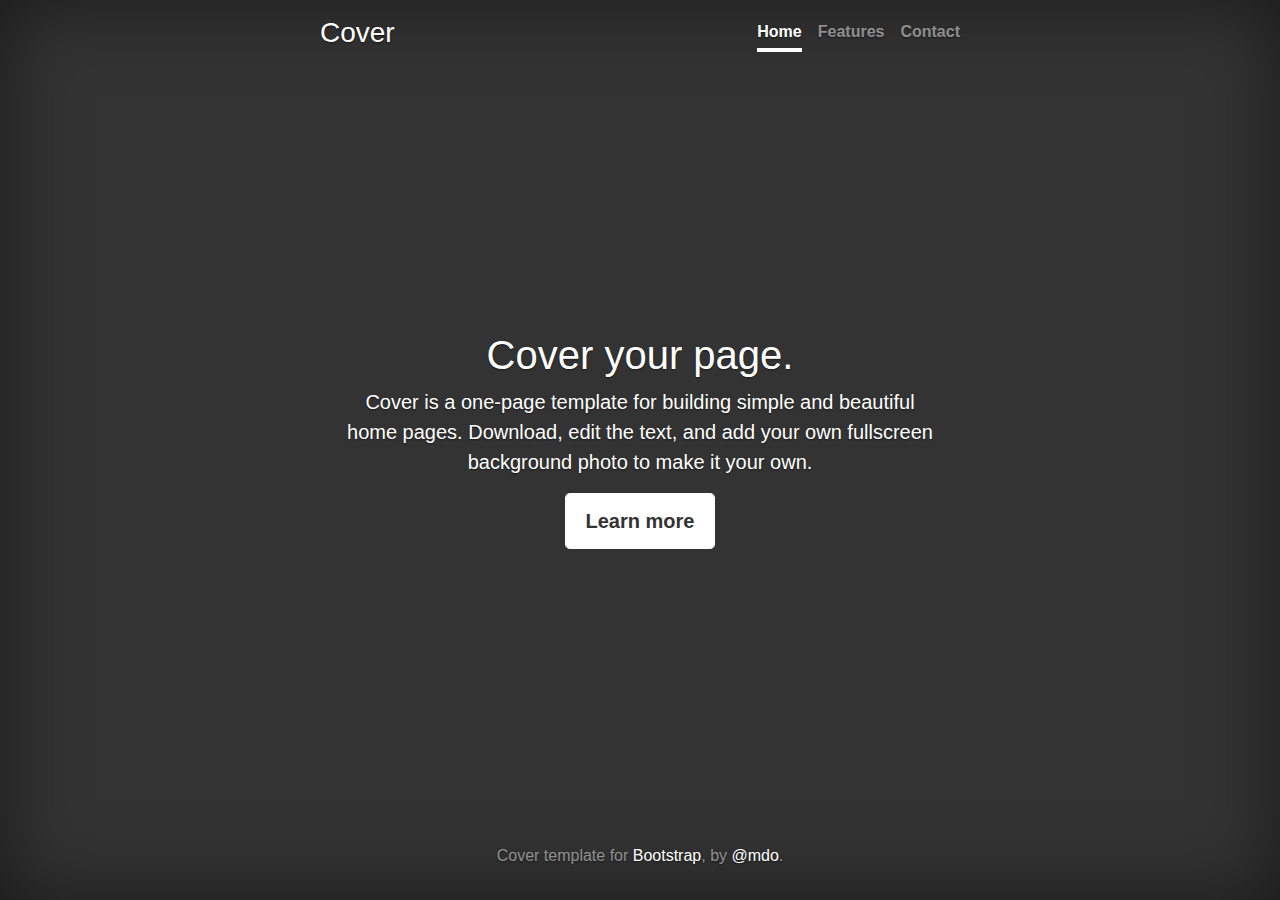
<file: bootstrap-4.0.0/docs/4.0/examples/cover/index.html>
<!doctype html>
<html lang="en">
  <head>
    <meta charset="utf-8">
    <meta name="viewport" content="width=device-width, initial-scale=1, shrink-to-fit=no">
    <meta name="description" content="">
    <meta name="author" content="">
    <link rel="icon" href="../../../../favicon.ico">

    <title>Cover Template for Bootstrap</title>

    <!-- Bootstrap core CSS -->
    <link href="../../../../dist/css/bootstrap.min.css" rel="stylesheet">

    <!-- Custom styles for this template -->
    <link href="cover.css" rel="stylesheet">
  </head>

  <body class="text-center">

    <div class="cover-container d-flex h-100 p-3 mx-auto flex-column">
      <header class="masthead mb-auto">
        <div class="inner">
          <h3 class="masthead-brand">Cover</h3>
          <nav class="nav nav-masthead justify-content-center">
            <a class="nav-link active" href="#">Home</a>
            <a class="nav-link" href="#">Features</a>
            <a class="nav-link" href="#">Contact</a>
          </nav>
        </div>
      </header>

      <main role="main" class="inner cover">
        <h1 class="cover-heading">Cover your page.</h1>
        <p class="lead">Cover is a one-page template for building simple and beautiful home pages. Download, edit the text, and add your own fullscreen background photo to make it your own.</p>
        <p class="lead">
          <a href="#" class="btn btn-lg btn-secondary">Learn more</a>
        </p>
      </main>

      <footer class="mastfoot mt-auto">
        <div class="inner">
          <p>Cover template for <a href="https://getbootstrap.com/">Bootstrap</a>, by <a href="https://twitter.com/mdo">@mdo</a>.</p>
        </div>
      </footer>
    </div>


    <!-- Bootstrap core JavaScript
    ================================================== -->
    <!-- Placed at the end of the document so the pages load faster -->
    <script src="https://code.jquery.com/jquery-3.2.1.slim.min.js" integrity="sha384-KJ3o2DKtIkvYIK3UENzmM7KCkRr/rE9/Qpg6aAZGJwFDMVNA/GpGFF93hXpG5KkN" crossorigin="anonymous"></script>
    <script>window.jQuery || document.write('<script src="../../../../assets/js/vendor/jquery-slim.min.js"><\/script>')</script>
    <script src="../../../../assets/js/vendor/popper.min.js"></script>
    <script src="../../../../dist/js/bootstrap.min.js"></script>
  </body>
</html>
</file>
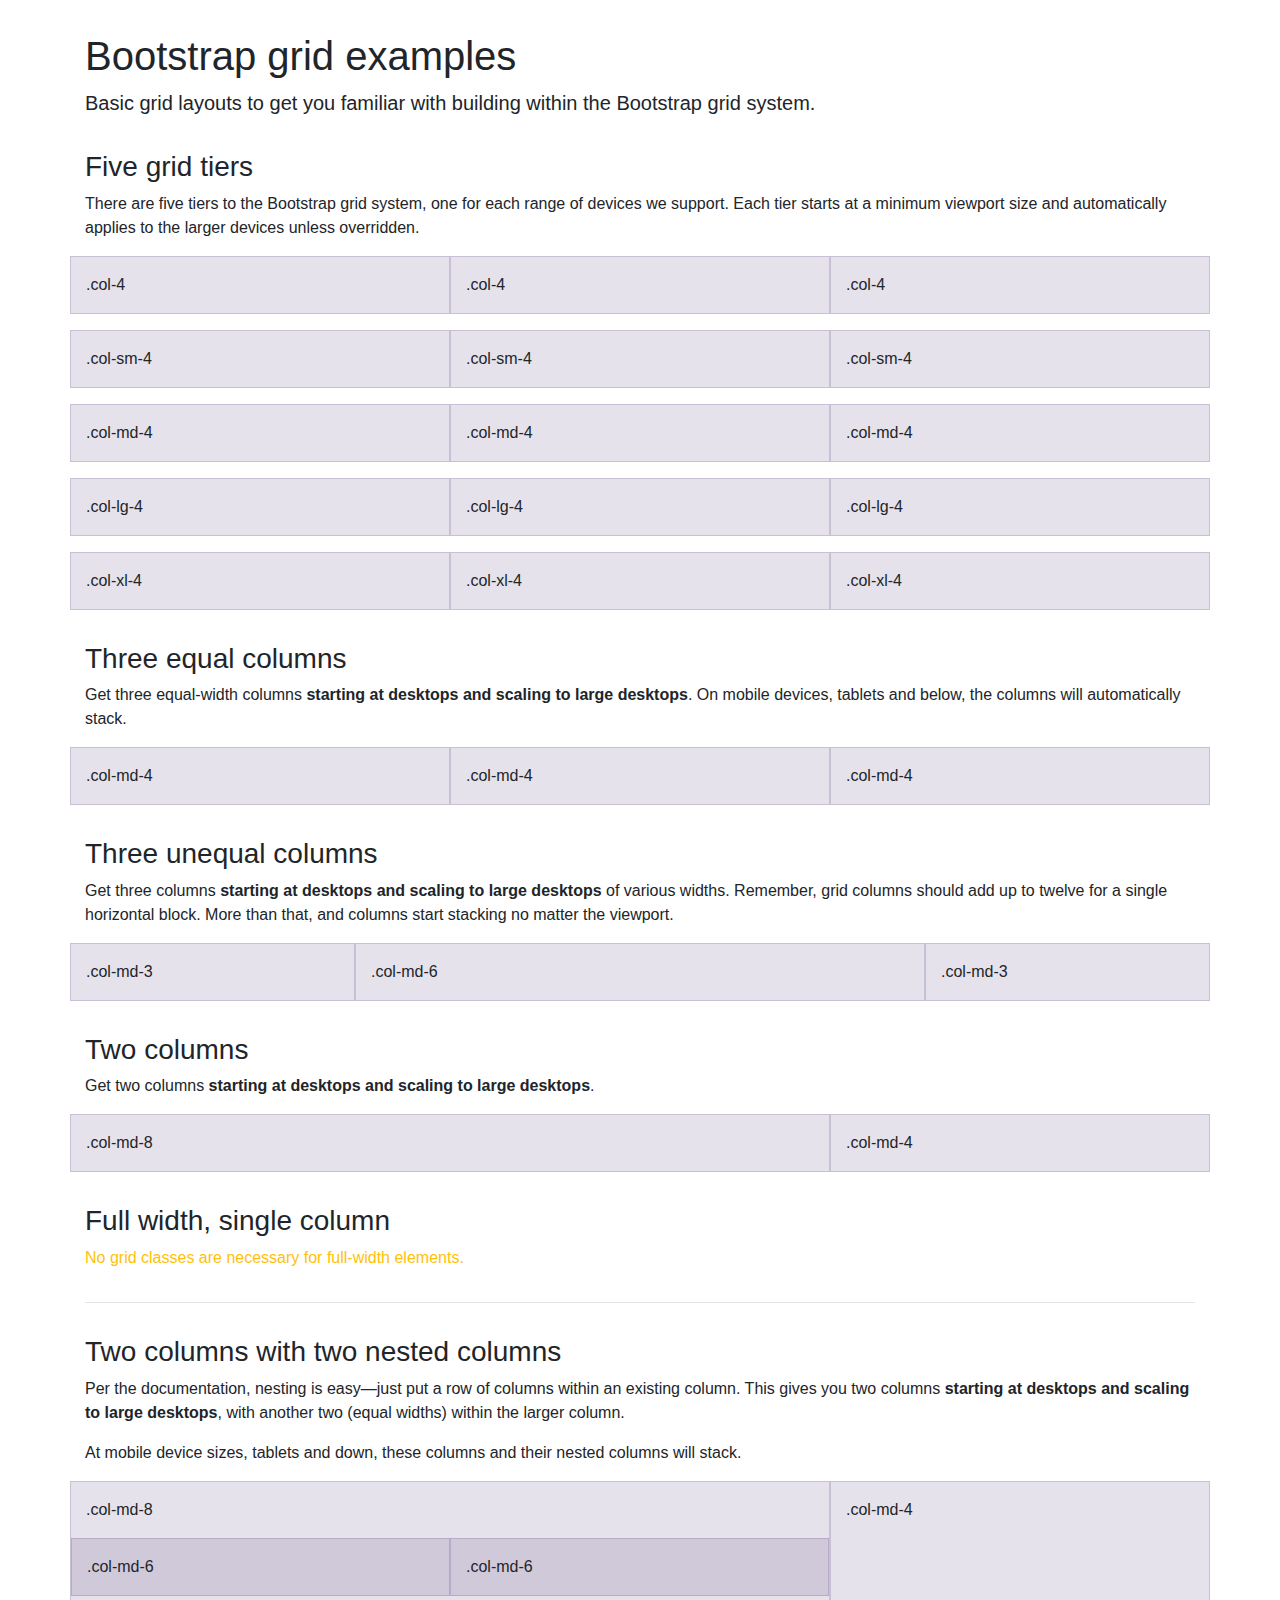
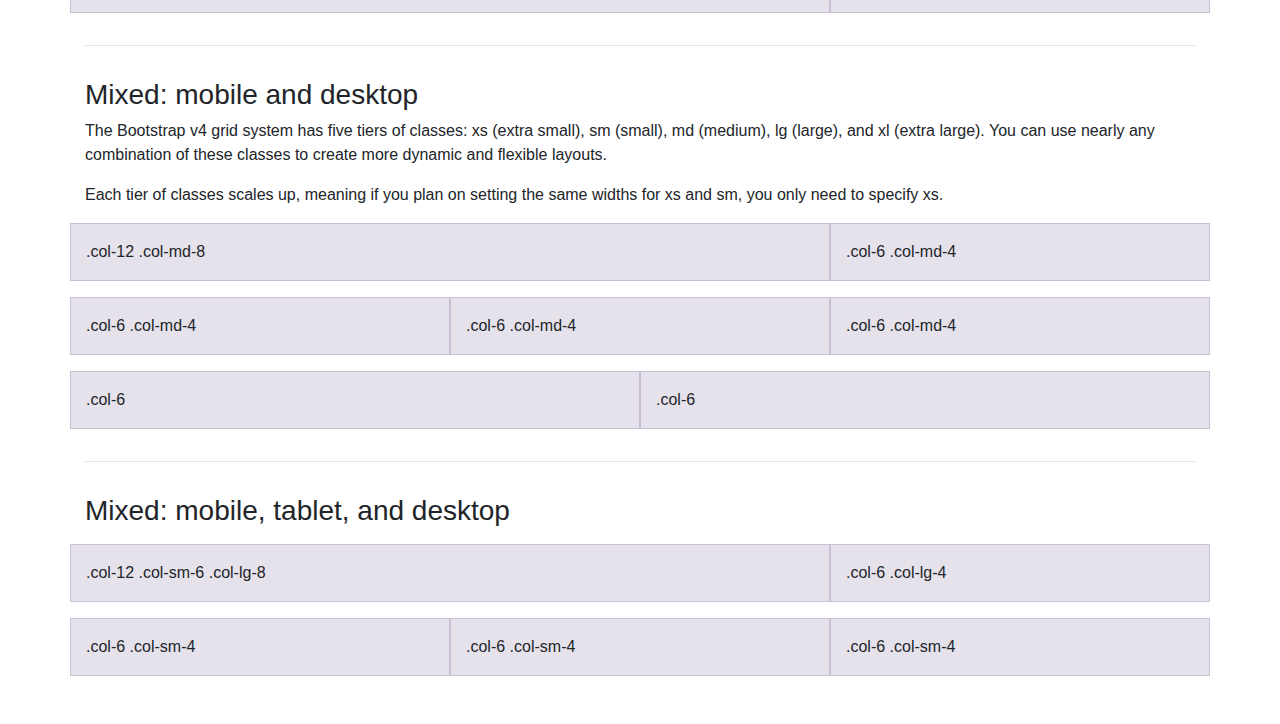
<file: bootstrap-4.0.0/docs/4.0/examples/grid/index.html>
<!doctype html>
<html lang="en">
  <head>
    <meta charset="utf-8">
    <meta name="viewport" content="width=device-width, initial-scale=1, shrink-to-fit=no">
    <meta name="description" content="">
    <meta name="author" content="">
    <link rel="icon" href="../../../../favicon.ico">

    <title>Grid Template for Bootstrap</title>

    <!-- Bootstrap core CSS -->
    <link href="../../../../dist/css/bootstrap.min.css" rel="stylesheet">

    <!-- Custom styles for this template -->
    <link href="grid.css" rel="stylesheet">
  </head>

  <body>
    <div class="container">

      <h1>Bootstrap grid examples</h1>
      <p class="lead">Basic grid layouts to get you familiar with building within the Bootstrap grid system.</p>

      <h3>Five grid tiers</h3>
      <p>There are five tiers to the Bootstrap grid system, one for each range of devices we support. Each tier starts at a minimum viewport size and automatically applies to the larger devices unless overridden.</p>

      <div class="row">
        <div class="col-4">.col-4</div>
        <div class="col-4">.col-4</div>
        <div class="col-4">.col-4</div>
      </div>

      <div class="row">
        <div class="col-sm-4">.col-sm-4</div>
        <div class="col-sm-4">.col-sm-4</div>
        <div class="col-sm-4">.col-sm-4</div>
      </div>

      <div class="row">
        <div class="col-md-4">.col-md-4</div>
        <div class="col-md-4">.col-md-4</div>
        <div class="col-md-4">.col-md-4</div>
      </div>

      <div class="row">
        <div class="col-lg-4">.col-lg-4</div>
        <div class="col-lg-4">.col-lg-4</div>
        <div class="col-lg-4">.col-lg-4</div>
      </div>

      <div class="row">
        <div class="col-xl-4">.col-xl-4</div>
        <div class="col-xl-4">.col-xl-4</div>
        <div class="col-xl-4">.col-xl-4</div>
      </div>

      <h3>Three equal columns</h3>
      <p>Get three equal-width columns <strong>starting at desktops and scaling to large desktops</strong>. On mobile devices, tablets and below, the columns will automatically stack.</p>
      <div class="row">
        <div class="col-md-4">.col-md-4</div>
        <div class="col-md-4">.col-md-4</div>
        <div class="col-md-4">.col-md-4</div>
      </div>

      <h3>Three unequal columns</h3>
      <p>Get three columns <strong>starting at desktops and scaling to large desktops</strong> of various widths. Remember, grid columns should add up to twelve for a single horizontal block. More than that, and columns start stacking no matter the viewport.</p>
      <div class="row">
        <div class="col-md-3">.col-md-3</div>
        <div class="col-md-6">.col-md-6</div>
        <div class="col-md-3">.col-md-3</div>
      </div>

      <h3>Two columns</h3>
      <p>Get two columns <strong>starting at desktops and scaling to large desktops</strong>.</p>
      <div class="row">
        <div class="col-md-8">.col-md-8</div>
        <div class="col-md-4">.col-md-4</div>
      </div>

      <h3>Full width, single column</h3>
      <p class="text-warning">No grid classes are necessary for full-width elements.</p>

      <hr>

      <h3>Two columns with two nested columns</h3>
      <p>Per the documentation, nesting is easy—just put a row of columns within an existing column. This gives you two columns <strong>starting at desktops and scaling to large desktops</strong>, with another two (equal widths) within the larger column.</p>
      <p>At mobile device sizes, tablets and down, these columns and their nested columns will stack.</p>
      <div class="row">
        <div class="col-md-8">
          .col-md-8
          <div class="row">
            <div class="col-md-6">.col-md-6</div>
            <div class="col-md-6">.col-md-6</div>
          </div>
        </div>
        <div class="col-md-4">.col-md-4</div>
      </div>

      <hr>

      <h3>Mixed: mobile and desktop</h3>
      <p>The Bootstrap v4 grid system has five tiers of classes: xs (extra small), sm (small), md (medium), lg (large), and xl (extra large). You can use nearly any combination of these classes to create more dynamic and flexible layouts.</p>
      <p>Each tier of classes scales up, meaning if you plan on setting the same widths for xs and sm, you only need to specify xs.</p>
      <div class="row">
        <div class="col-12 col-md-8">.col-12 .col-md-8</div>
        <div class="col-6 col-md-4">.col-6 .col-md-4</div>
      </div>
      <div class="row">
        <div class="col-6 col-md-4">.col-6 .col-md-4</div>
        <div class="col-6 col-md-4">.col-6 .col-md-4</div>
        <div class="col-6 col-md-4">.col-6 .col-md-4</div>
      </div>
      <div class="row">
        <div class="col-6">.col-6</div>
        <div class="col-6">.col-6</div>
      </div>

      <hr>

      <h3>Mixed: mobile, tablet, and desktop</h3>
      <p></p>
      <div class="row">
        <div class="col-12 col-sm-6 col-lg-8">.col-12 .col-sm-6 .col-lg-8</div>
        <div class="col-6 col-lg-4">.col-6 .col-lg-4</div>
      </div>
      <div class="row">
        <div class="col-6 col-sm-4">.col-6 .col-sm-4</div>
        <div class="col-6 col-sm-4">.col-6 .col-sm-4</div>
        <div class="col-6 col-sm-4">.col-6 .col-sm-4</div>
      </div>

    </div> <!-- /container -->
  </body>
</html>
</file>
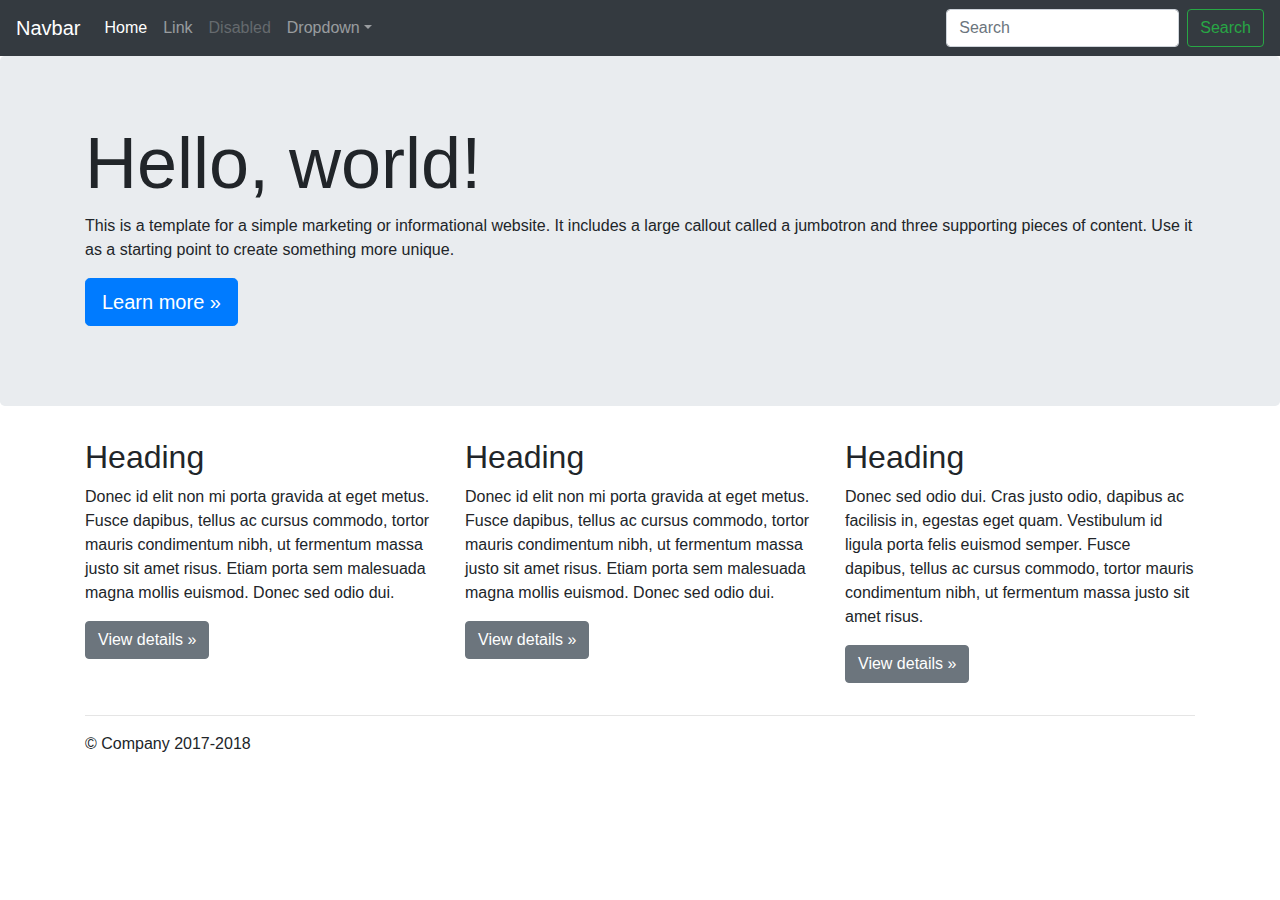
<file: bootstrap-4.0.0/docs/4.0/examples/jumbotron/index.html>
<!doctype html>
<html lang="en">
  <head>
    <meta charset="utf-8">
    <meta name="viewport" content="width=device-width, initial-scale=1, shrink-to-fit=no">
    <meta name="description" content="">
    <meta name="author" content="">
    <link rel="icon" href="../../../../favicon.ico">

    <title>Jumbotron Template for Bootstrap</title>

    <!-- Bootstrap core CSS -->
    <link href="../../../../dist/css/bootstrap.min.css" rel="stylesheet">

    <!-- Custom styles for this template -->
    <link href="jumbotron.css" rel="stylesheet">
  </head>

  <body>

    <nav class="navbar navbar-expand-md navbar-dark fixed-top bg-dark">
      <a class="navbar-brand" href="#">Navbar</a>
      <button class="navbar-toggler" type="button" data-toggle="collapse" data-target="#navbarsExampleDefault" aria-controls="navbarsExampleDefault" aria-expanded="false" aria-label="Toggle navigation">
        <span class="navbar-toggler-icon"></span>
      </button>

      <div class="collapse navbar-collapse" id="navbarsExampleDefault">
        <ul class="navbar-nav mr-auto">
          <li class="nav-item active">
            <a class="nav-link" href="#">Home <span class="sr-only">(current)</span></a>
          </li>
          <li class="nav-item">
            <a class="nav-link" href="#">Link</a>
          </li>
          <li class="nav-item">
            <a class="nav-link disabled" href="#">Disabled</a>
          </li>
          <li class="nav-item dropdown">
            <a class="nav-link dropdown-toggle" href="http://example.com" id="dropdown01" data-toggle="dropdown" aria-haspopup="true" aria-expanded="false">Dropdown</a>
            <div class="dropdown-menu" aria-labelledby="dropdown01">
              <a class="dropdown-item" href="#">Action</a>
              <a class="dropdown-item" href="#">Another action</a>
              <a class="dropdown-item" href="#">Something else here</a>
            </div>
          </li>
        </ul>
        <form class="form-inline my-2 my-lg-0">
          <input class="form-control mr-sm-2" type="text" placeholder="Search" aria-label="Search">
          <button class="btn btn-outline-success my-2 my-sm-0" type="submit">Search</button>
        </form>
      </div>
    </nav>

    <main role="main">

      <!-- Main jumbotron for a primary marketing message or call to action -->
      <div class="jumbotron">
        <div class="container">
          <h1 class="display-3">Hello, world!</h1>
          <p>This is a template for a simple marketing or informational website. It includes a large callout called a jumbotron and three supporting pieces of content. Use it as a starting point to create something more unique.</p>
          <p><a class="btn btn-primary btn-lg" href="#" role="button">Learn more &raquo;</a></p>
        </div>
      </div>

      <div class="container">
        <!-- Example row of columns -->
        <div class="row">
          <div class="col-md-4">
            <h2>Heading</h2>
            <p>Donec id elit non mi porta gravida at eget metus. Fusce dapibus, tellus ac cursus commodo, tortor mauris condimentum nibh, ut fermentum massa justo sit amet risus. Etiam porta sem malesuada magna mollis euismod. Donec sed odio dui. </p>
            <p><a class="btn btn-secondary" href="#" role="button">View details &raquo;</a></p>
          </div>
          <div class="col-md-4">
            <h2>Heading</h2>
            <p>Donec id elit non mi porta gravida at eget metus. Fusce dapibus, tellus ac cursus commodo, tortor mauris condimentum nibh, ut fermentum massa justo sit amet risus. Etiam porta sem malesuada magna mollis euismod. Donec sed odio dui. </p>
            <p><a class="btn btn-secondary" href="#" role="button">View details &raquo;</a></p>
          </div>
          <div class="col-md-4">
            <h2>Heading</h2>
            <p>Donec sed odio dui. Cras justo odio, dapibus ac facilisis in, egestas eget quam. Vestibulum id ligula porta felis euismod semper. Fusce dapibus, tellus ac cursus commodo, tortor mauris condimentum nibh, ut fermentum massa justo sit amet risus.</p>
            <p><a class="btn btn-secondary" href="#" role="button">View details &raquo;</a></p>
          </div>
        </div>

        <hr>

      </div> <!-- /container -->

    </main>

    <footer class="container">
      <p>&copy; Company 2017-2018</p>
    </footer>

    <!-- Bootstrap core JavaScript
    ================================================== -->
    <!-- Placed at the end of the document so the pages load faster -->
    <script src="https://code.jquery.com/jquery-3.2.1.slim.min.js" integrity="sha384-KJ3o2DKtIkvYIK3UENzmM7KCkRr/rE9/Qpg6aAZGJwFDMVNA/GpGFF93hXpG5KkN" crossorigin="anonymous"></script>
    <script>window.jQuery || document.write('<script src="../../../../assets/js/vendor/jquery-slim.min.js"><\/script>')</script>
    <script src="../../../../assets/js/vendor/popper.min.js"></script>
    <script src="../../../../dist/js/bootstrap.min.js"></script>
  </body>
</html>
</file>
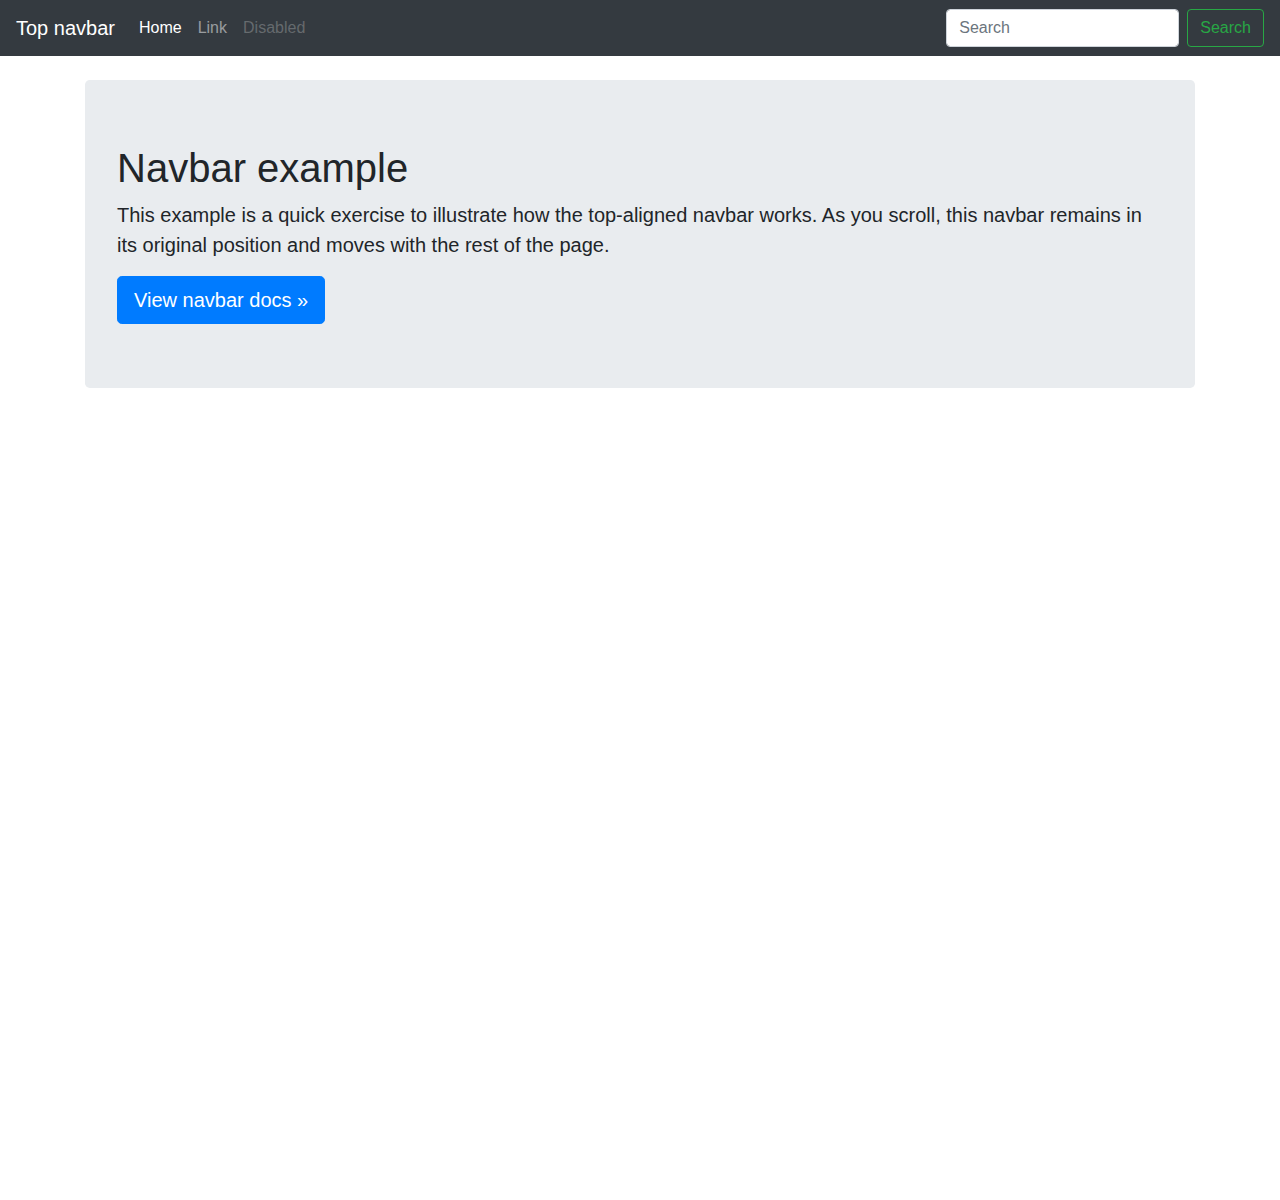
<file: bootstrap-4.0.0/docs/4.0/examples/navbar-static/index.html>
<!doctype html>
<html lang="en">
  <head>
    <meta charset="utf-8">
    <meta name="viewport" content="width=device-width, initial-scale=1, shrink-to-fit=no">
    <meta name="description" content="">
    <meta name="author" content="">
    <link rel="icon" href="../../../../favicon.ico">

    <title>Top navbar example for Bootstrap</title>

    <!-- Bootstrap core CSS -->
    <link href="../../../../dist/css/bootstrap.min.css" rel="stylesheet">

    <!-- Custom styles for this template -->
    <link href="navbar-top.css" rel="stylesheet">
  </head>

  <body>

    <nav class="navbar navbar-expand-md navbar-dark bg-dark mb-4">
      <a class="navbar-brand" href="#">Top navbar</a>
      <button class="navbar-toggler" type="button" data-toggle="collapse" data-target="#navbarCollapse" aria-controls="navbarCollapse" aria-expanded="false" aria-label="Toggle navigation">
        <span class="navbar-toggler-icon"></span>
      </button>
      <div class="collapse navbar-collapse" id="navbarCollapse">
        <ul class="navbar-nav mr-auto">
          <li class="nav-item active">
            <a class="nav-link" href="#">Home <span class="sr-only">(current)</span></a>
          </li>
          <li class="nav-item">
            <a class="nav-link" href="#">Link</a>
          </li>
          <li class="nav-item">
            <a class="nav-link disabled" href="#">Disabled</a>
          </li>
        </ul>
        <form class="form-inline mt-2 mt-md-0">
          <input class="form-control mr-sm-2" type="text" placeholder="Search" aria-label="Search">
          <button class="btn btn-outline-success my-2 my-sm-0" type="submit">Search</button>
        </form>
      </div>
    </nav>

    <main role="main" class="container">
      <div class="jumbotron">
        <h1>Navbar example</h1>
        <p class="lead">This example is a quick exercise to illustrate how the top-aligned navbar works. As you scroll, this navbar remains in its original position and moves with the rest of the page.</p>
        <a class="btn btn-lg btn-primary" href="../../components/navbar/" role="button">View navbar docs &raquo;</a>
      </div>
    </main>

    <!-- Bootstrap core JavaScript
    ================================================== -->
    <!-- Placed at the end of the document so the pages load faster -->
    <script src="https://code.jquery.com/jquery-3.2.1.slim.min.js" integrity="sha384-KJ3o2DKtIkvYIK3UENzmM7KCkRr/rE9/Qpg6aAZGJwFDMVNA/GpGFF93hXpG5KkN" crossorigin="anonymous"></script>
    <script>window.jQuery || document.write('<script src="../../../../assets/js/vendor/jquery-slim.min.js"><\/script>')</script>
    <script src="../../../../assets/js/vendor/popper.min.js"></script>
    <script src="../../../../dist/js/bootstrap.min.js"></script>
  </body>
</html>
</file>
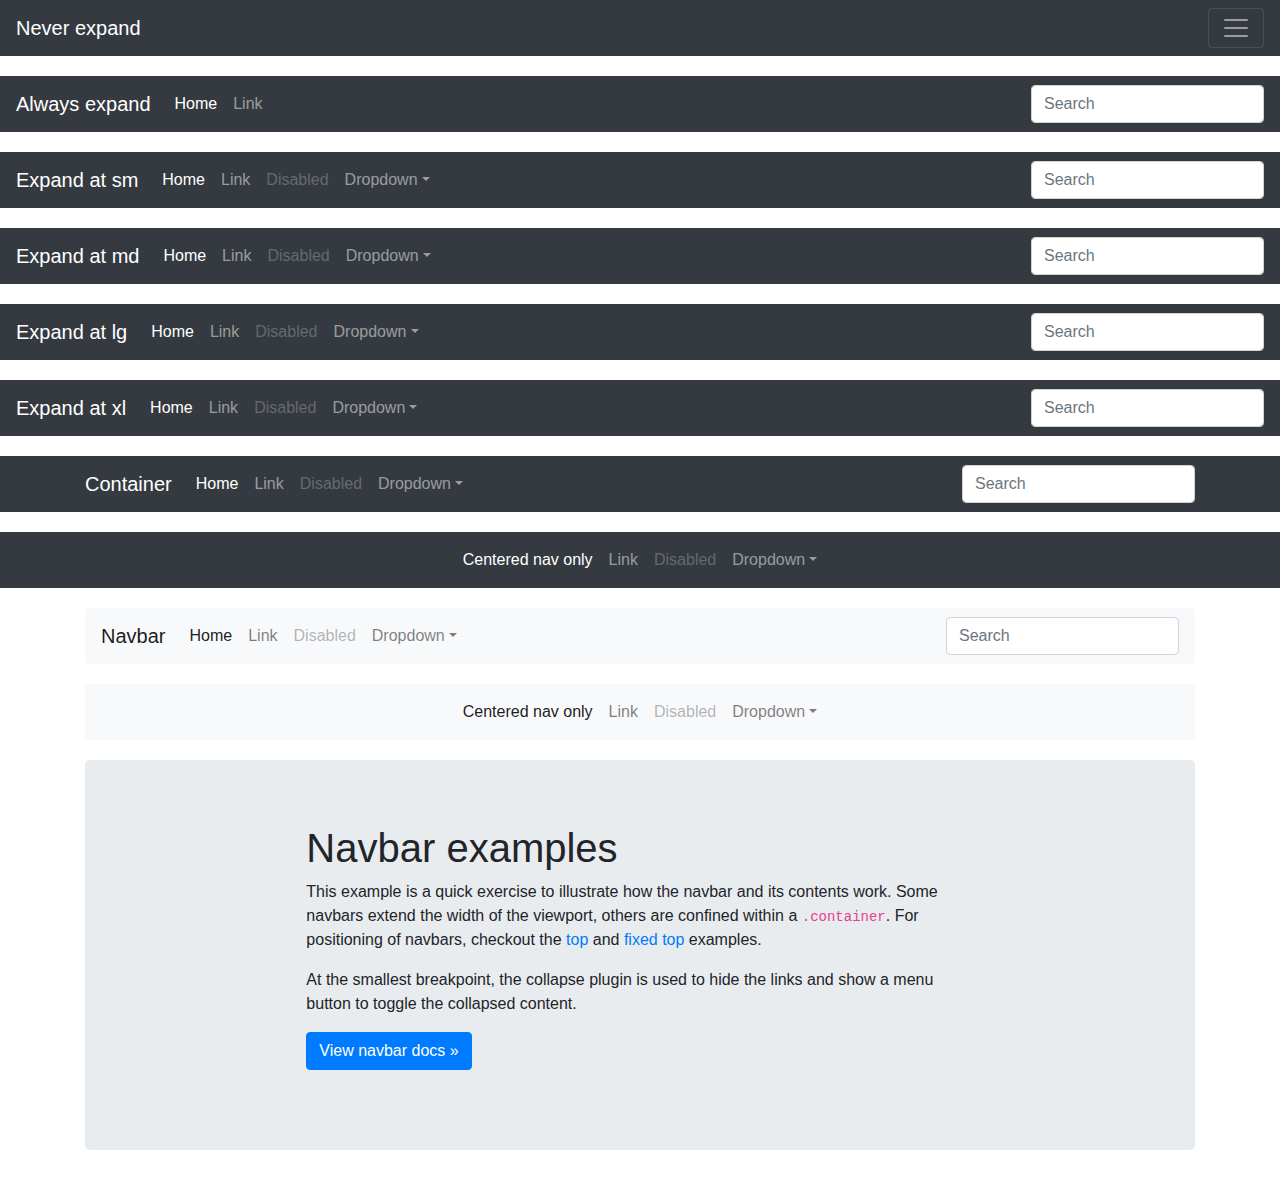
<file: bootstrap-4.0.0/docs/4.0/examples/navbars/index.html>
<!doctype html>
<html lang="en">
  <head>
    <meta charset="utf-8">
    <meta name="viewport" content="width=device-width, initial-scale=1, shrink-to-fit=no">
    <meta name="description" content="">
    <meta name="author" content="">
    <link rel="icon" href="../../../../favicon.ico">

    <title>Navbar Template for Bootstrap</title>

    <!-- Bootstrap core CSS -->
    <link href="../../../../dist/css/bootstrap.min.css" rel="stylesheet">

    <!-- Custom styles for this template -->
    <link href="navbar.css" rel="stylesheet">
  </head>

  <body>

    <nav class="navbar navbar-dark bg-dark">
      <a class="navbar-brand" href="#">Never expand</a>
      <button class="navbar-toggler" type="button" data-toggle="collapse" data-target="#navbarsExample01" aria-controls="navbarsExample01" aria-expanded="false" aria-label="Toggle navigation">
        <span class="navbar-toggler-icon"></span>
      </button>

      <div class="collapse navbar-collapse" id="navbarsExample01">
        <ul class="navbar-nav mr-auto">
          <li class="nav-item active">
            <a class="nav-link" href="#">Home <span class="sr-only">(current)</span></a>
          </li>
          <li class="nav-item">
            <a class="nav-link" href="#">Link</a>
          </li>
          <li class="nav-item">
            <a class="nav-link disabled" href="#">Disabled</a>
          </li>
          <li class="nav-item dropdown">
            <a class="nav-link dropdown-toggle" href="http://example.com" id="dropdown01" data-toggle="dropdown" aria-haspopup="true" aria-expanded="false">Dropdown</a>
            <div class="dropdown-menu" aria-labelledby="dropdown01">
              <a class="dropdown-item" href="#">Action</a>
              <a class="dropdown-item" href="#">Another action</a>
              <a class="dropdown-item" href="#">Something else here</a>
            </div>
          </li>
        </ul>
        <form class="form-inline my-2 my-md-0">
          <input class="form-control" type="text" placeholder="Search" aria-label="Search">
        </form>
      </div>
    </nav>

    <nav class="navbar navbar-expand navbar-dark bg-dark">
      <a class="navbar-brand" href="#">Always expand</a>
      <button class="navbar-toggler" type="button" data-toggle="collapse" data-target="#navbarsExample02" aria-controls="navbarsExample02" aria-expanded="false" aria-label="Toggle navigation">
        <span class="navbar-toggler-icon"></span>
      </button>

      <div class="collapse navbar-collapse" id="navbarsExample02">
        <ul class="navbar-nav mr-auto">
          <li class="nav-item active">
            <a class="nav-link" href="#">Home <span class="sr-only">(current)</span></a>
          </li>
          <li class="nav-item">
            <a class="nav-link" href="#">Link</a>
          </li>
        </ul>
        <form class="form-inline my-2 my-md-0">
          <input class="form-control" type="text" placeholder="Search">
        </form>
      </div>
    </nav>

    <nav class="navbar navbar-expand-sm navbar-dark bg-dark">
      <a class="navbar-brand" href="#">Expand at sm</a>
      <button class="navbar-toggler" type="button" data-toggle="collapse" data-target="#navbarsExample03" aria-controls="navbarsExample03" aria-expanded="false" aria-label="Toggle navigation">
        <span class="navbar-toggler-icon"></span>
      </button>

      <div class="collapse navbar-collapse" id="navbarsExample03">
        <ul class="navbar-nav mr-auto">
          <li class="nav-item active">
            <a class="nav-link" href="#">Home <span class="sr-only">(current)</span></a>
          </li>
          <li class="nav-item">
            <a class="nav-link" href="#">Link</a>
          </li>
          <li class="nav-item">
            <a class="nav-link disabled" href="#">Disabled</a>
          </li>
          <li class="nav-item dropdown">
            <a class="nav-link dropdown-toggle" href="http://example.com" id="dropdown03" data-toggle="dropdown" aria-haspopup="true" aria-expanded="false">Dropdown</a>
            <div class="dropdown-menu" aria-labelledby="dropdown03">
              <a class="dropdown-item" href="#">Action</a>
              <a class="dropdown-item" href="#">Another action</a>
              <a class="dropdown-item" href="#">Something else here</a>
            </div>
          </li>
        </ul>
        <form class="form-inline my-2 my-md-0">
          <input class="form-control" type="text" placeholder="Search">
        </form>
      </div>
    </nav>

    <nav class="navbar navbar-expand-md navbar-dark bg-dark">
      <a class="navbar-brand" href="#">Expand at md</a>
      <button class="navbar-toggler" type="button" data-toggle="collapse" data-target="#navbarsExample04" aria-controls="navbarsExample04" aria-expanded="false" aria-label="Toggle navigation">
        <span class="navbar-toggler-icon"></span>
      </button>

      <div class="collapse navbar-collapse" id="navbarsExample04">
        <ul class="navbar-nav mr-auto">
          <li class="nav-item active">
            <a class="nav-link" href="#">Home <span class="sr-only">(current)</span></a>
          </li>
          <li class="nav-item">
            <a class="nav-link" href="#">Link</a>
          </li>
          <li class="nav-item">
            <a class="nav-link disabled" href="#">Disabled</a>
          </li>
          <li class="nav-item dropdown">
            <a class="nav-link dropdown-toggle" href="http://example.com" id="dropdown04" data-toggle="dropdown" aria-haspopup="true" aria-expanded="false">Dropdown</a>
            <div class="dropdown-menu" aria-labelledby="dropdown04">
              <a class="dropdown-item" href="#">Action</a>
              <a class="dropdown-item" href="#">Another action</a>
              <a class="dropdown-item" href="#">Something else here</a>
            </div>
          </li>
        </ul>
        <form class="form-inline my-2 my-md-0">
          <input class="form-control" type="text" placeholder="Search">
        </form>
      </div>
    </nav>

    <nav class="navbar navbar-expand-lg navbar-dark bg-dark">
      <a class="navbar-brand" href="#">Expand at lg</a>
      <button class="navbar-toggler" type="button" data-toggle="collapse" data-target="#navbarsExample05" aria-controls="navbarsExample05" aria-expanded="false" aria-label="Toggle navigation">
        <span class="navbar-toggler-icon"></span>
      </button>

      <div class="collapse navbar-collapse" id="navbarsExample05">
        <ul class="navbar-nav mr-auto">
          <li class="nav-item active">
            <a class="nav-link" href="#">Home <span class="sr-only">(current)</span></a>
          </li>
          <li class="nav-item">
            <a class="nav-link" href="#">Link</a>
          </li>
          <li class="nav-item">
            <a class="nav-link disabled" href="#">Disabled</a>
          </li>
          <li class="nav-item dropdown">
            <a class="nav-link dropdown-toggle" href="http://example.com" id="dropdown05" data-toggle="dropdown" aria-haspopup="true" aria-expanded="false">Dropdown</a>
            <div class="dropdown-menu" aria-labelledby="dropdown05">
              <a class="dropdown-item" href="#">Action</a>
              <a class="dropdown-item" href="#">Another action</a>
              <a class="dropdown-item" href="#">Something else here</a>
            </div>
          </li>
        </ul>
        <form class="form-inline my-2 my-md-0">
          <input class="form-control" type="text" placeholder="Search">
        </form>
      </div>
    </nav>

    <nav class="navbar navbar-expand-xl navbar-dark bg-dark">
      <a class="navbar-brand" href="#">Expand at xl</a>
      <button class="navbar-toggler" type="button" data-toggle="collapse" data-target="#navbarsExample06" aria-controls="navbarsExample06" aria-expanded="false" aria-label="Toggle navigation">
        <span class="navbar-toggler-icon"></span>
      </button>

      <div class="collapse navbar-collapse" id="navbarsExample06">
        <ul class="navbar-nav mr-auto">
          <li class="nav-item active">
            <a class="nav-link" href="#">Home <span class="sr-only">(current)</span></a>
          </li>
          <li class="nav-item">
            <a class="nav-link" href="#">Link</a>
          </li>
          <li class="nav-item">
            <a class="nav-link disabled" href="#">Disabled</a>
          </li>
          <li class="nav-item dropdown">
            <a class="nav-link dropdown-toggle" href="http://example.com" id="dropdown06" data-toggle="dropdown" aria-haspopup="true" aria-expanded="false">Dropdown</a>
            <div class="dropdown-menu" aria-labelledby="dropdown06">
              <a class="dropdown-item" href="#">Action</a>
              <a class="dropdown-item" href="#">Another action</a>
              <a class="dropdown-item" href="#">Something else here</a>
            </div>
          </li>
        </ul>
        <form class="form-inline my-2 my-md-0">
          <input class="form-control" type="text" placeholder="Search">
        </form>
      </div>
    </nav>

    <nav class="navbar navbar-expand-lg navbar-dark bg-dark">
      <div class="container">
        <a class="navbar-brand" href="#">Container</a>
        <button class="navbar-toggler" type="button" data-toggle="collapse" data-target="#navbarsExample07" aria-controls="navbarsExample07" aria-expanded="false" aria-label="Toggle navigation">
          <span class="navbar-toggler-icon"></span>
        </button>

        <div class="collapse navbar-collapse" id="navbarsExample07">
          <ul class="navbar-nav mr-auto">
            <li class="nav-item active">
              <a class="nav-link" href="#">Home <span class="sr-only">(current)</span></a>
            </li>
            <li class="nav-item">
              <a class="nav-link" href="#">Link</a>
            </li>
            <li class="nav-item">
              <a class="nav-link disabled" href="#">Disabled</a>
            </li>
            <li class="nav-item dropdown">
              <a class="nav-link dropdown-toggle" href="http://example.com" id="dropdown07" data-toggle="dropdown" aria-haspopup="true" aria-expanded="false">Dropdown</a>
              <div class="dropdown-menu" aria-labelledby="dropdown07">
                <a class="dropdown-item" href="#">Action</a>
                <a class="dropdown-item" href="#">Another action</a>
                <a class="dropdown-item" href="#">Something else here</a>
              </div>
            </li>
          </ul>
          <form class="form-inline my-2 my-md-0">
            <input class="form-control" type="text" placeholder="Search" aria-label="Search">
          </form>
        </div>
      </div>
    </nav>

    <nav class="navbar navbar-expand-lg navbar-dark bg-dark">
      <button class="navbar-toggler" type="button" data-toggle="collapse" data-target="#navbarsExample08" aria-controls="navbarsExample08" aria-expanded="false" aria-label="Toggle navigation">
        <span class="navbar-toggler-icon"></span>
      </button>

      <div class="collapse navbar-collapse justify-content-md-center" id="navbarsExample08">
        <ul class="navbar-nav">
          <li class="nav-item active">
            <a class="nav-link" href="#">Centered nav only <span class="sr-only">(current)</span></a>
          </li>
          <li class="nav-item">
            <a class="nav-link" href="#">Link</a>
          </li>
          <li class="nav-item">
            <a class="nav-link disabled" href="#">Disabled</a>
          </li>
          <li class="nav-item dropdown">
            <a class="nav-link dropdown-toggle" href="http://example.com" id="dropdown08" data-toggle="dropdown" aria-haspopup="true" aria-expanded="false">Dropdown</a>
            <div class="dropdown-menu" aria-labelledby="dropdown08">
              <a class="dropdown-item" href="#">Action</a>
              <a class="dropdown-item" href="#">Another action</a>
              <a class="dropdown-item" href="#">Something else here</a>
            </div>
          </li>
        </ul>
      </div>
    </nav>

    <div class="container">
      <nav class="navbar navbar-expand-lg navbar-light bg-light rounded">
        <a class="navbar-brand" href="#">Navbar</a>
        <button class="navbar-toggler" type="button" data-toggle="collapse" data-target="#navbarsExample09" aria-controls="navbarsExample09" aria-expanded="false" aria-label="Toggle navigation">
          <span class="navbar-toggler-icon"></span>
        </button>

        <div class="collapse navbar-collapse" id="navbarsExample09">
          <ul class="navbar-nav mr-auto">
            <li class="nav-item active">
              <a class="nav-link" href="#">Home <span class="sr-only">(current)</span></a>
            </li>
            <li class="nav-item">
              <a class="nav-link" href="#">Link</a>
            </li>
            <li class="nav-item">
              <a class="nav-link disabled" href="#">Disabled</a>
            </li>
            <li class="nav-item dropdown">
              <a class="nav-link dropdown-toggle" href="http://example.com" id="dropdown09" data-toggle="dropdown" aria-haspopup="true" aria-expanded="false">Dropdown</a>
              <div class="dropdown-menu" aria-labelledby="dropdown09">
                <a class="dropdown-item" href="#">Action</a>
                <a class="dropdown-item" href="#">Another action</a>
                <a class="dropdown-item" href="#">Something else here</a>
              </div>
            </li>
          </ul>
          <form class="form-inline my-2 my-md-0">
            <input class="form-control" type="text" placeholder="Search" aria-label="Search">
          </form>
        </div>
      </nav>

      <nav class="navbar navbar-expand-lg navbar-light bg-light rounded">
        <button class="navbar-toggler" type="button" data-toggle="collapse" data-target="#navbarsExample10" aria-controls="navbarsExample10" aria-expanded="false" aria-label="Toggle navigation">
          <span class="navbar-toggler-icon"></span>
        </button>

        <div class="collapse navbar-collapse justify-content-md-center" id="navbarsExample10">
          <ul class="navbar-nav">
            <li class="nav-item active">
              <a class="nav-link" href="#">Centered nav only <span class="sr-only">(current)</span></a>
            </li>
            <li class="nav-item">
              <a class="nav-link" href="#">Link</a>
            </li>
            <li class="nav-item">
              <a class="nav-link disabled" href="#">Disabled</a>
            </li>
            <li class="nav-item dropdown">
              <a class="nav-link dropdown-toggle" href="http://example.com" id="dropdown10" data-toggle="dropdown" aria-haspopup="true" aria-expanded="false">Dropdown</a>
              <div class="dropdown-menu" aria-labelledby="dropdown10">
                <a class="dropdown-item" href="#">Action</a>
                <a class="dropdown-item" href="#">Another action</a>
                <a class="dropdown-item" href="#">Something else here</a>
              </div>
            </li>
          </ul>
        </div>
      </nav>

      <main role="main">
        <div class="jumbotron">
          <div class="col-sm-8 mx-auto">
            <h1>Navbar examples</h1>
            <p>This example is a quick exercise to illustrate how the navbar and its contents work. Some navbars extend the width of the viewport, others are confined within a <code>.container</code>. For positioning of navbars, checkout the <a href="../navbar-top/">top</a> and <a href="../navbar-top-fixed/">fixed top</a> examples.</p>
            <p>At the smallest breakpoint, the collapse plugin is used to hide the links and show a menu button to toggle the collapsed content.</p>
            <p>
              <a class="btn btn-primary" href="../../components/navbar/" role="button">View navbar docs &raquo;</a>
            </p>
          </div>
        </div>
      </main>
    </div>

    <!-- Bootstrap core JavaScript
    ================================================== -->
    <!-- Placed at the end of the document so the pages load faster -->
    <script src="https://code.jquery.com/jquery-3.2.1.slim.min.js" integrity="sha384-KJ3o2DKtIkvYIK3UENzmM7KCkRr/rE9/Qpg6aAZGJwFDMVNA/GpGFF93hXpG5KkN" crossorigin="anonymous"></script>
    <script>window.jQuery || document.write('<script src="../../../../assets/js/vendor/jquery-slim.min.js"><\/script>')</script>
    <script src="../../../../assets/js/vendor/popper.min.js"></script>
    <script src="../../../../dist/js/bootstrap.min.js"></script>
  </body>
</html>
</file>
<file: bootstrap-4.0.0/docs/4.0/examples/album/album.css>
:root {
  --jumbotron-padding-y: 3rem;
}

.jumbotron {
  padding-top: var(--jumbotron-padding-y);
  padding-bottom: var(--jumbotron-padding-y);
  margin-bottom: 0;
  background-color: #fff;
}
@media (min-width: 768px) {
  .jumbotron {
    padding-top: calc(var(--jumbotron-padding-y) * 2);
    padding-bottom: calc(var(--jumbotron-padding-y) * 2);
  }
}

.jumbotron p:last-child {
  margin-bottom: 0;
}

.jumbotron-heading {
  font-weight: 300;
}

.jumbotron .container {
  max-width: 40rem;
}

footer {
  padding-top: 3rem;
  padding-bottom: 3rem;
}

footer p {
  margin-bottom: .25rem;
}

.box-shadow { box-shadow: 0 .25rem .75rem rgba(0, 0, 0, .05); }
</file>
<file: bootstrap-4.0.0/docs/4.0/examples/blog/blog.css>
/* stylelint-disable selector-list-comma-newline-after */

.blog-header {
  line-height: 1;
  border-bottom: 1px solid #e5e5e5;
}

.blog-header-logo {
  font-family: "Playfair Display", Georgia, "Times New Roman", serif;
  font-size: 2.25rem;
}

.blog-header-logo:hover {
  text-decoration: none;
}

h1, h2, h3, h4, h5, h6 {
  font-family: "Playfair Display", Georgia, "Times New Roman", serif;
}

.display-4 {
  font-size: 2.5rem;
}
@media (min-width: 768px) {
  .display-4 {
    font-size: 3rem;
  }
}

.nav-scroller {
  position: relative;
  z-index: 2;
  height: 2.75rem;
  overflow-y: hidden;
}

.nav-scroller .nav {
  display: -webkit-box;
  display: -ms-flexbox;
  display: flex;
  -ms-flex-wrap: nowrap;
  flex-wrap: nowrap;
  padding-bottom: 1rem;
  margin-top: -1px;
  overflow-x: auto;
  text-align: center;
  white-space: nowrap;
  -webkit-overflow-scrolling: touch;
}

.nav-scroller .nav-link {
  padding-top: .75rem;
  padding-bottom: .75rem;
  font-size: .875rem;
}

.card-img-right {
  height: 100%;
  border-radius: 0 3px 3px 0;
}

.flex-auto {
  -ms-flex: 0 0 auto;
  -webkit-box-flex: 0;
  flex: 0 0 auto;
}

.h-250 { height: 250px; }
@media (min-width: 768px) {
  .h-md-250 { height: 250px; }
}

.border-top { border-top: 1px solid #e5e5e5; }
.border-bottom { border-bottom: 1px solid #e5e5e5; }

.box-shadow { box-shadow: 0 .25rem .75rem rgba(0, 0, 0, .05); }

/*
 * Blog name and description
 */
.blog-title {
  margin-bottom: 0;
  font-size: 2rem;
  font-weight: 400;
}
.blog-description {
  font-size: 1.1rem;
  color: #999;
}

@media (min-width: 40em) {
  .blog-title {
    font-size: 3.5rem;
  }
}

/* Pagination */
.blog-pagination {
  margin-bottom: 4rem;
}
.blog-pagination > .btn {
  border-radius: 2rem;
}

/*
 * Blog posts
 */
.blog-post {
  margin-bottom: 4rem;
}
.blog-post-title {
  margin-bottom: .25rem;
  font-size: 2.5rem;
}
.blog-post-meta {
  margin-bottom: 1.25rem;
  color: #999;
}

/*
 * Footer
 */
.blog-footer {
  padding: 2.5rem 0;
  color: #999;
  text-align: center;
  background-color: #f9f9f9;
  border-top: .05rem solid #e5e5e5;
}
.blog-footer p:last-child {
  margin-bottom: 0;
}
</file>
<file: bootstrap-4.0.0/docs/4.0/examples/carousel/carousel.css>
/* GLOBAL STYLES
-------------------------------------------------- */
/* Padding below the footer and lighter body text */

body {
  padding-top: 3rem;
  padding-bottom: 3rem;
  color: #5a5a5a;
}


/* CUSTOMIZE THE CAROUSEL
-------------------------------------------------- */

/* Carousel base class */
.carousel {
  margin-bottom: 4rem;
}
/* Since positioning the image, we need to help out the caption */
.carousel-caption {
  bottom: 3rem;
  z-index: 10;
}

/* Declare heights because of positioning of img element */
.carousel-item {
  height: 32rem;
  background-color: #777;
}
.carousel-item > img {
  position: absolute;
  top: 0;
  left: 0;
  min-width: 100%;
  height: 32rem;
}


/* MARKETING CONTENT
-------------------------------------------------- */

/* Center align the text within the three columns below the carousel */
.marketing .col-lg-4 {
  margin-bottom: 1.5rem;
  text-align: center;
}
.marketing h2 {
  font-weight: 400;
}
.marketing .col-lg-4 p {
  margin-right: .75rem;
  margin-left: .75rem;
}


/* Featurettes
------------------------- */

.featurette-divider {
  margin: 5rem 0; /* Space out the Bootstrap <hr> more */
}

/* Thin out the marketing headings */
.featurette-heading {
  font-weight: 300;
  line-height: 1;
  letter-spacing: -.05rem;
}


/* RESPONSIVE CSS
-------------------------------------------------- */

@media (min-width: 40em) {
  /* Bump up size of carousel content */
  .carousel-caption p {
    margin-bottom: 1.25rem;
    font-size: 1.25rem;
    line-height: 1.4;
  }

  .featurette-heading {
    font-size: 50px;
  }
}

@media (min-width: 62em) {
  .featurette-heading {
    margin-top: 7rem;
  }
}
</file>
<file: bootstrap-4.0.0/docs/4.0/examples/cover/cover.css>
/*
 * Globals
 */

/* Links */
a,
a:focus,
a:hover {
  color: #fff;
}

/* Custom default button */
.btn-secondary,
.btn-secondary:hover,
.btn-secondary:focus {
  color: #333;
  text-shadow: none; /* Prevent inheritance from `body` */
  background-color: #fff;
  border: .05rem solid #fff;
}


/*
 * Base structure
 */

html,
body {
  height: 100%;
  background-color: #333;
}

body {
  display: -ms-flexbox;
  display: -webkit-box;
  display: flex;
  -ms-flex-pack: center;
  -webkit-box-pack: center;
  justify-content: center;
  color: #fff;
  text-shadow: 0 .05rem .1rem rgba(0, 0, 0, .5);
  box-shadow: inset 0 0 5rem rgba(0, 0, 0, .5);
}

.cover-container {
  max-width: 42em;
}


/*
 * Header
 */
.masthead {
  margin-bottom: 2rem;
}

.masthead-brand {
  margin-bottom: 0;
}

.nav-masthead .nav-link {
  padding: .25rem 0;
  font-weight: 700;
  color: rgba(255, 255, 255, .5);
  background-color: transparent;
  border-bottom: .25rem solid transparent;
}

.nav-masthead .nav-link:hover,
.nav-masthead .nav-link:focus {
  border-bottom-color: rgba(255, 255, 255, .25);
}

.nav-masthead .nav-link + .nav-link {
  margin-left: 1rem;
}

.nav-masthead .active {
  color: #fff;
  border-bottom-color: #fff;
}

@media (min-width: 48em) {
  .masthead-brand {
    float: left;
  }
  .nav-masthead {
    float: right;
  }
}


/*
 * Cover
 */
.cover {
  padding: 0 1.5rem;
}
.cover .btn-lg {
  padding: .75rem 1.25rem;
  font-weight: 700;
}


/*
 * Footer
 */
.mastfoot {
  color: rgba(255, 255, 255, .5);
}
</file>
<file: bootstrap-4.0.0/docs/4.0/examples/grid/grid.css>
body {
  padding-top: 2rem;
  padding-bottom: 2rem;
}

h3 {
  margin-top: 2rem;
}

.row {
  margin-bottom: 1rem;
}
.row .row {
  margin-top: 1rem;
  margin-bottom: 0;
}
[class*="col-"] {
  padding-top: 1rem;
  padding-bottom: 1rem;
  background-color: rgba(86, 61, 124, .15);
  border: 1px solid rgba(86, 61, 124, .2);
}

hr {
  margin-top: 2rem;
  margin-bottom: 2rem;
}
</file>
<file: bootstrap-4.0.0/docs/4.0/examples/jumbotron/jumbotron.css>
/* Move down content because we have a fixed navbar that is 3.5rem tall */
body {
  padding-top: 3.5rem;
}
</file>
<file: bootstrap-4.0.0/docs/4.0/examples/navbar-static/navbar-top.css>
/* Show it's not fixed to the top */
body {
  min-height: 75rem;
}
</file>
<file: bootstrap-4.0.0/docs/4.0/examples/navbars/navbar.css>
body {
  padding-bottom: 20px;
}

.navbar {
  margin-bottom: 20px;
}
</file>
<file: bootstrap-4.0.0/js/tests/vendor/qunit.css>
/*!
 * QUnit 2.4.1
 * https://qunitjs.com/
 *
 * Copyright jQuery Foundation and other contributors
 * Released under the MIT license
 * https://jquery.org/license
 *
 * Date: 2017-10-22T05:12Z
 */

/** Font Family and Sizes */

#qunit-tests, #qunit-header, #qunit-banner, #qunit-testrunner-toolbar, #qunit-filteredTest, #qunit-userAgent, #qunit-testresult {
	font-family: "Helvetica Neue Light", "HelveticaNeue-Light", "Helvetica Neue", Calibri, Helvetica, Arial, sans-serif;
}

#qunit-testrunner-toolbar, #qunit-filteredTest, #qunit-userAgent, #qunit-testresult, #qunit-tests li { font-size: small; }
#qunit-tests { font-size: smaller; }


/** Resets */

#qunit-tests, #qunit-header, #qunit-banner, #qunit-filteredTest, #qunit-userAgent, #qunit-testresult, #qunit-modulefilter {
	margin: 0;
	padding: 0;
}


/** Header (excluding toolbar) */

#qunit-header {
	padding: 0.5em 0 0.5em 1em;

	color: #8699A4;
	background-color: #0D3349;

	font-size: 1.5em;
	line-height: 1em;
	font-weight: 400;

	border-radius: 5px 5px 0 0;
}

#qunit-header a {
	text-decoration: none;
	color: #C2CCD1;
}

#qunit-header a:hover,
#qunit-header a:focus {
	color: #FFF;
}

#qunit-banner {
	height: 5px;
}

#qunit-filteredTest {
	padding: 0.5em 1em 0.5em 1em;
	color: #366097;
	background-color: #F4FF77;
}

#qunit-userAgent {
	padding: 0.5em 1em 0.5em 1em;
	color: #FFF;
	background-color: #2B81AF;
	text-shadow: rgba(0, 0, 0, 0.5) 2px 2px 1px;
}


/** Toolbar */

#qunit-testrunner-toolbar {
	padding: 0.5em 1em 0.5em 1em;
	color: #5E740B;
	background-color: #EEE;
}

#qunit-testrunner-toolbar .clearfix {
	height: 0;
	clear: both;
}

#qunit-testrunner-toolbar label {
	display: inline-block;
}

#qunit-testrunner-toolbar input[type=checkbox],
#qunit-testrunner-toolbar input[type=radio] {
	margin: 3px;
	vertical-align: -2px;
}

#qunit-testrunner-toolbar input[type=text] {
	box-sizing: border-box;
	height: 1.6em;
}

.qunit-url-config,
.qunit-filter,
#qunit-modulefilter {
	display: inline-block;
	line-height: 2.1em;
}

.qunit-filter,
#qunit-modulefilter {
	float: right;
	position: relative;
	margin-left: 1em;
}

.qunit-url-config label {
	margin-right: 0.5em;
}

#qunit-modulefilter-search {
	box-sizing: border-box;
	width: 400px;
}

#qunit-modulefilter-search-container:after {
	position: absolute;
	right: 0.3em;
	content: "\25bc";
	color: black;
}

#qunit-modulefilter-dropdown {
	/* align with #qunit-modulefilter-search */
	box-sizing: border-box;
	width: 400px;
	position: absolute;
	right: 0;
	top: 50%;
	margin-top: 0.8em;

	border: 1px solid #D3D3D3;
	border-top: none;
	border-radius: 0 0 .25em .25em;
	color: #000;
	background-color: #F5F5F5;
	z-index: 99;
}

#qunit-modulefilter-dropdown a {
	color: inherit;
	text-decoration: none;
}

#qunit-modulefilter-dropdown .clickable.checked {
	font-weight: bold;
	color: #000;
	background-color: #D2E0E6;
}

#qunit-modulefilter-dropdown .clickable:hover {
	color: #FFF;
	background-color: #0D3349;
}

#qunit-modulefilter-actions {
	display: block;
	overflow: auto;

	/* align with #qunit-modulefilter-dropdown-list */
	font: smaller/1.5em sans-serif;
}

#qunit-modulefilter-dropdown #qunit-modulefilter-actions > * {
	box-sizing: border-box;
	max-height: 2.8em;
	display: block;
	padding: 0.4em;
}

#qunit-modulefilter-dropdown #qunit-modulefilter-actions > button {
	float: right;
	font: inherit;
}

#qunit-modulefilter-dropdown #qunit-modulefilter-actions > :last-child {
	/* insert padding to align with checkbox margins */
	padding-left: 3px;
}

#qunit-modulefilter-dropdown-list {
	max-height: 200px;
	overflow-y: auto;
	margin: 0;
	border-top: 2px groove threedhighlight;
	padding: 0.4em 0 0;
	font: smaller/1.5em sans-serif;
}

#qunit-modulefilter-dropdown-list li {
	white-space: nowrap;
	overflow: hidden;
	text-overflow: ellipsis;
}

#qunit-modulefilter-dropdown-list .clickable {
	display: block;
	padding-left: 0.15em;
}


/** Tests: Pass/Fail */

#qunit-tests {
	list-style-position: inside;
}

#qunit-tests li {
	padding: 0.4em 1em 0.4em 1em;
	border-bottom: 1px solid #FFF;
	list-style-position: inside;
}

#qunit-tests > li {
	display: none;
}

#qunit-tests li.running,
#qunit-tests li.pass,
#qunit-tests li.fail,
#qunit-tests li.skipped,
#qunit-tests li.aborted {
	display: list-item;
}

#qunit-tests.hidepass {
	position: relative;
}

#qunit-tests.hidepass li.running,
#qunit-tests.hidepass li.pass:not(.todo) {
	visibility: hidden;
	position: absolute;
	width:   0;
	height:  0;
	padding: 0;
	border:  0;
	margin:  0;
}

#qunit-tests li strong {
	cursor: pointer;
}

#qunit-tests li.skipped strong {
	cursor: default;
}

#qunit-tests li a {
	padding: 0.5em;
	color: #C2CCD1;
	text-decoration: none;
}

#qunit-tests li p a {
	padding: 0.25em;
	color: #6B6464;
}
#qunit-tests li a:hover,
#qunit-tests li a:focus {
	color: #000;
}

#qunit-tests li .runtime {
	float: right;
	font-size: smaller;
}

.qunit-assert-list {
	margin-top: 0.5em;
	padding: 0.5em;

	background-color: #FFF;

	border-radius: 5px;
}

.qunit-source {
	margin: 0.6em 0 0.3em;
}

.qunit-collapsed {
	display: none;
}

#qunit-tests table {
	border-collapse: collapse;
	margin-top: 0.2em;
}

#qunit-tests th {
	text-align: right;
	vertical-align: top;
	padding: 0 0.5em 0 0;
}

#qunit-tests td {
	vertical-align: top;
}

#qunit-tests pre {
	margin: 0;
	white-space: pre-wrap;
	word-wrap: break-word;
}

#qunit-tests del {
	color: #374E0C;
	background-color: #E0F2BE;
	text-decoration: none;
}

#qunit-tests ins {
	color: #500;
	background-color: #FFCACA;
	text-decoration: none;
}

/*** Test Counts */

#qunit-tests b.counts                       { color: #000; }
#qunit-tests b.passed                       { color: #5E740B; }
#qunit-tests b.failed                       { color: #710909; }

#qunit-tests li li {
	padding: 5px;
	background-color: #FFF;
	border-bottom: none;
	list-style-position: inside;
}

/*** Passing Styles */

#qunit-tests li li.pass {
	color: #3C510C;
	background-color: #FFF;
	border-left: 10px solid #C6E746;
}

#qunit-tests .pass                          { color: #528CE0; background-color: #D2E0E6; }
#qunit-tests .pass .test-name               { color: #366097; }

#qunit-tests .pass .test-actual,
#qunit-tests .pass .test-expected           { color: #999; }

#qunit-banner.qunit-pass                    { background-color: #C6E746; }

/*** Failing Styles */

#qunit-tests li li.fail {
	color: #710909;
	background-color: #FFF;
	border-left: 10px solid #EE5757;
	white-space: pre;
}

#qunit-tests > li:last-child {
	border-radius: 0 0 5px 5px;
}

#qunit-tests .fail                          { color: #000; background-color: #EE5757; }
#qunit-tests .fail .test-name,
#qunit-tests .fail .module-name             { color: #000; }

#qunit-tests .fail .test-actual             { color: #EE5757; }
#qunit-tests .fail .test-expected           { color: #008000; }

#qunit-banner.qunit-fail                    { background-color: #EE5757; }


/*** Aborted tests */
#qunit-tests .aborted { color: #000; background-color: orange; }
/*** Skipped tests */

#qunit-tests .skipped {
	background-color: #EBECE9;
}

#qunit-tests .qunit-todo-label,
#qunit-tests .qunit-skipped-label {
	background-color: #F4FF77;
	display: inline-block;
	font-style: normal;
	color: #366097;
	line-height: 1.8em;
	padding: 0 0.5em;
	margin: -0.4em 0.4em -0.4em 0;
}

#qunit-tests .qunit-todo-label {
	background-color: #EEE;
}

/** Result */

#qunit-testresult {
	color: #2B81AF;
	background-color: #D2E0E6;

	border-bottom: 1px solid #FFF;
}
#qunit-testresult .clearfix {
	height: 0;
	clear: both;
}
#qunit-testresult .module-name {
	font-weight: 700;
}
#qunit-testresult-display {
	padding: 0.5em 1em 0.5em 1em;
	width: 85%;
	float:left;
}
#qunit-testresult-controls {
	padding: 0.5em 1em 0.5em 1em;
  width: 10%;
	float:left;
}

/** Fixture */

#qunit-fixture {
	position: absolute;
	top: -10000px;
	left: -10000px;
	width: 1000px;
	height: 1000px;
}
</file>
